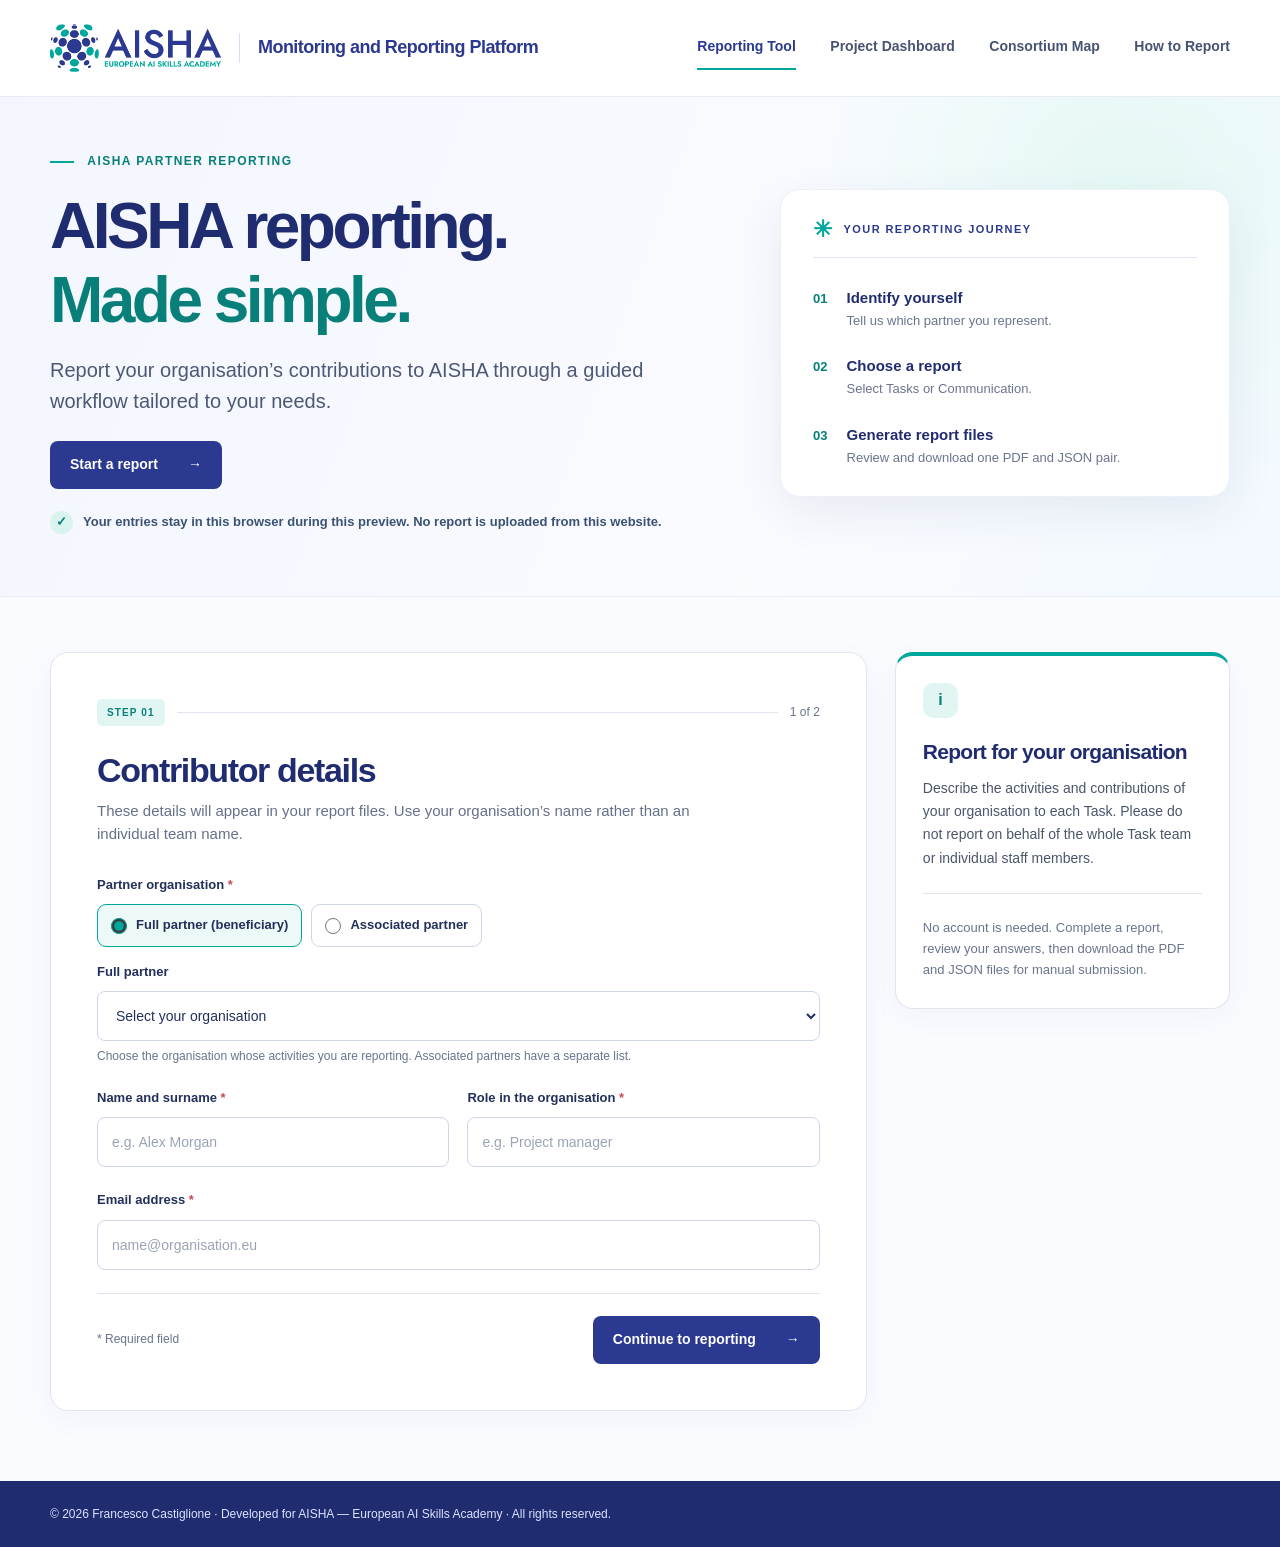
<file: index.html>
<!doctype html>
<html lang="en">
  <head>
    <meta charset="utf-8">
    <meta name="viewport" content="width=device-width, initial-scale=1">
    <meta name="theme-color" content="#2b3990">
    <meta name="description" content="Prepare AISHA partner reports and view approved project monitoring information.">
    <title>AISHA Monitoring and Reporting Platform</title>
    <link rel="icon" type="image/png" sizes="32x32" href="assets/favicon-32.png">
    <link rel="icon" type="image/png" sizes="192x192" href="assets/aisha-mark.png">
    <link rel="apple-touch-icon" href="assets/aisha-mark.png">
    <link rel="stylesheet" href="assets/styles.css?v=20261031audit">
    <script src="assets/config.js?v=20261004associated1" defer></script>
    <script src="assets/agreement-content.js" defer></script>
    <script src="assets/project-model.js?v=20261004associated1" defer></script>
    <script src="assets/embedded-data.js?v=20261027month6" defer></script>
    <script src="assets/pdf-lib.min.js" defer></script>
    <script src="assets/fontkit.umd.min.js" defer></script>
    <script src="assets/pdf-assets.js?v=20260930c" defer></script>
    <script src="assets/pdf.js?v=20261031audit" defer></script>
    <script src="assets/app.js?v=20261031audit" defer></script>
    <script src="assets/kpi-model.js?v=20261003kpipreview2" defer></script>
    <script src="assets/report-identity.js?v=20261022parity" defer></script>
    <script src="assets/report-files.js?v=20261027release2" defer></script>
    <script src="assets/progress-guard.js?v=20261027release2" defer></script>
    <script src="assets/staff-effort-data.js?v=20261031audit" defer></script>
    <script src="assets/staff-effort-model.js?v=20261031audit" defer></script>
    <script src="assets/staff-effort-reporting.js?v=20261031audit" defer></script>
    <script src="assets/staff-effort-dashboard.js?v=20261031audit" defer></script>
    <script src="assets/reporting.js?v=20261031audit" defer></script>
    <script src="assets/dashboard.js?v=20261031audit" defer></script>
  </head>
  <body>
    <a class="skip-link" href="#main">Skip to main content</a>
    <header class="site-header">
      <div class="header-inner container">
        <a class="brand" href="#reporting" aria-label="AISHA Reporting home">
          <img src="assets/aisha-logo.png" alt="AISHA European AI Skills Academy" width="677" height="191">
          <span class="brand-divider" aria-hidden="true"></span>
          <span class="brand-label">Monitoring and Reporting Platform</span>
        </a>
        <nav class="site-nav" aria-label="Main navigation">
          <a href="#reporting" data-view-link="reporting">Reporting Tool</a>
          <a href="#dashboard" data-view-link="dashboard">Project Dashboard</a>
          <a href="https://fracastiglione.github.io/aisha-website/consortium-map/" target="_blank" rel="noopener">Consortium Map</a>
          <a href="#instructions" data-view-link="instructions">How to Report</a>
        </nav>
      </div>
    </header>

    <main id="main">
      <section id="reporting" class="view" aria-labelledby="reporting-title">
        <div class="hero-wrap">
          <div class="container hero">
            <div class="hero-copy">
              <p class="eyebrow"><span class="eyebrow-line"></span> AISHA PARTNER REPORTING</p>
              <h1 id="reporting-title">AISHA reporting.<br><span>Made simple.</span></h1>
              <p class="hero-description">Report your organisation’s contributions to AISHA through a guided workflow tailored to your needs.</p>
              <a class="button button-primary hero-action" href="#contributor-title">Start a report <span aria-hidden="true">→</span></a>
              <div class="privacy-note"><span class="privacy-icon" aria-hidden="true">✓</span><span>Your entries stay in this browser during this preview. No report is uploaded from this website.</span></div>
            </div>
            <div class="hero-aside" aria-label="Reporting journey">
              <div class="journey-top"><span class="journey-symbol" aria-hidden="true">✳</span><span>YOUR REPORTING JOURNEY</span></div>
              <ol class="journey-list">
                <li><span class="journey-number">01</span><div><strong>Identify yourself</strong><small>Tell us which partner you represent.</small></div></li>
                <li><span class="journey-number">02</span><div><strong>Choose a report</strong><small>Select Tasks or Communication.</small></div></li>
                <li><span class="journey-number">03</span><div><strong>Generate report files</strong><small>Review and download one PDF and JSON pair.</small></div></li>
              </ol>
            </div>
          </div>
        </div>

        <div class="container content-grid">
          <section class="form-card" aria-labelledby="contributor-title">
            <div class="step-heading"><span class="step-pill">STEP 01</span><span class="step-rule"></span><span class="step-count">1 of 2</span></div>
            <h2 id="contributor-title">Contributor details</h2>
            <p class="section-intro">These details will appear in your report files. Use your organisation’s name rather than an individual team name.</p>
            <div class="preview-notice" id="config-notice" role="status"></div>
            <form id="contributor-form" novalidate>
              <div class="field">
                <span class="field-label">Partner organisation <span aria-hidden="true">*</span></span>
                <div class="partner-kind-choice" role="group" aria-label="Partner category">
                  <label><input type="radio" name="partner-kind" value="beneficiary" checked> Full partner (beneficiary)</label>
                  <label><input type="radio" name="partner-kind" value="associated_partner"> Associated partner</label>
                </div>
                <div id="beneficiary-select-wrap"><label for="partner">Full partner</label><select id="partner" name="partner" required aria-describedby="partner-help"><option value="">Select your organisation</option></select></div>
                <div id="associated-select-wrap" hidden><label for="associated-partner">Associated partner</label><select id="associated-partner" name="associated-partner" aria-describedby="partner-help"><option value="">Select your organisation</option></select></div>
                <p class="field-help" id="partner-help">Choose the organisation whose activities you are reporting. Associated partners have a separate list.</p>
              </div>
              <div class="field-row">
                <div class="field">
                  <label for="contributor-name">Name and surname <span aria-hidden="true">*</span></label>
                  <input id="contributor-name" name="name" type="text" autocomplete="name" maxlength="160" required placeholder="e.g. Alex Morgan">
                </div>
                <div class="field">
                  <label for="contributor-role">Role in the organisation <span aria-hidden="true">*</span></label>
                  <input id="contributor-role" name="role" type="text" autocomplete="organization-title" maxlength="160" required placeholder="e.g. Project manager">
                </div>
              </div>
              <div class="field">
                <label for="contributor-email">Email address <span aria-hidden="true">*</span></label>
                <input id="contributor-email" name="email" type="email" autocomplete="email" maxlength="254" required placeholder="name@organisation.eu">
              </div>
              <p id="form-message" class="form-message" role="alert" hidden></p>
              <div class="form-footer"><span>* Required field</span><button class="button button-primary" type="submit">Continue to reporting <span aria-hidden="true">→</span></button></div>
            </form>
          </section>
          <aside class="guidance-card" aria-labelledby="guidance-title">
            <span class="guidance-icon" aria-hidden="true">i</span>
            <h2 id="guidance-title">Report for your organisation</h2>
            <p>Describe the activities and contributions of your organisation to each Task. Please do not report on behalf of the whole Task team or individual staff members.</p>
            <div class="guidance-divider"></div>
            <p class="guidance-small">No account is needed. Complete a report, review your answers, then download the PDF and JSON files for manual submission.</p>
          </aside>
        </div>

        <section id="report-choice" class="container choice-section" aria-labelledby="choice-title" hidden>
          <div class="step-heading"><span class="step-pill">STEP 02</span><span class="step-rule"></span><span class="step-count">2 of 2</span></div>
          <p class="overline" id="contributor-summary"></p>
          <h2 id="choice-title" tabindex="-1">What would you like to report?</h2>
          <p class="section-intro">Choose the type of contribution you are preparing. You can save a browser draft or download a draft file as you work.</p>
          <div class="choice-grid">
            <article class="choice-card"><span class="choice-mark" aria-hidden="true">01 / TASKS</span><h3>Tasks Reporting</h3><p>Choose reporting months, then prepare one partner report covering your listed Tasks and any additional contributions.</p><button class="choice-button" type="button" data-report-type="task" aria-pressed="false">Choose Tasks Reporting <span aria-hidden="true">→</span></button></article>
            <article class="choice-card"><span class="choice-mark" aria-hidden="true">02 / OUTREACH</span><h3>Communication &amp; Dissemination</h3><p>Share events, media outreach, publications, social activity, reach and support needs for your selected project months.</p><button class="choice-button" type="button" data-report-type="communication" aria-pressed="false">Choose Communication <span aria-hidden="true">→</span></button></article>
          </div>
          <p id="report-status" class="selection-message" role="status" hidden></p>
          <button id="edit-details" class="text-button" type="button">← Edit contributor details</button>
        </section>

        <section id="report-workspace" class="container report-workspace" aria-labelledby="workspace-title" hidden>
          <div class="workspace-heading"><div><p class="overline">PREPARE YOUR REPORT</p><h2 id="workspace-title" tabindex="-1">Reporting form</h2></div><button id="back-to-choice" class="text-button" type="button">← Change report type</button></div>
          <p id="workspace-intro" class="preview-notice">Report your organisation’s work for the months you select. Add work outside your listed assignments as additional contributions.</p>

          <div id="task-picker" class="form-card" hidden>
            <h3>Build your partner report</h3>
            <p>Drag across months to add them to your report. Drag across highlighted months to remove a range. Click a month to toggle it. Only highlighted months are covered.</p>
            <input id="report-start" type="hidden"><input id="report-end" type="hidden">
            <div class="timeline-header"><strong>Project timeline</strong><span>Drag to add or remove · click to toggle · May 2026 = M01</span></div><div id="project-timeline" class="project-timeline" aria-label="Project months"></div><button id="task-clear-months" class="timeline-clear" type="button" disabled>Clear selected months</button><div id="monitoring-rounds" class="monitoring-rounds" hidden></div>
            <p id="task-month-summary" class="selection-message" role="status">Choose project months to see scheduled Tasks available for reporting.</p><section id="overview-import" class="overview-import is-prominent"><div><strong>Resume or update a report</strong><p>Import a complete report, an editable draft file, or a PDF created by this preview. Choose which Task and Work Package entries to bring in before anything changes.</p></div><button id="choose-report-import" class="button button-secondary file-label" type="button">Import report</button><input id="import-report-file" type="file" accept=".json,.pdf,application/json,application/pdf" hidden><p id="overview-import-message" class="form-message" role="alert" hidden></p></section>
            <div id="task-list" class="task-list"></div>
            <section id="wp-leader-section" class="wp-leader-section" hidden><div class="section-heading"><div><p class="overline">FOR WORK PACKAGE LEADERS</p><h3>Work Package leadership updates</h3></div><p>Report on coordination of the whole Work Package, separately from your organisation’s Task contributions.</p></div><div id="wp-leader-list"></div></section>
            <section id="extra-contributions" class="report-extra-section"><div class="section-heading"><div><p class="overline">ADDITIONAL CONTRIBUTIONS</p><h3>Work outside your listed assignments</h3></div><p>Add work on another Task or Work Package, or describe project work that fits neither. Each contribution has its own months and answers. Your listed assignments stay unchanged.</p></div><div id="extra-picker" class="extra-picker"><div id="extra-task-options"></div><div id="extra-wp-options"></div><div class="extra-other-group"><span class="extra-option-tag">FLEXIBLE REPORTING</span><h4>Other project work</h4><p>For work outside a formal Task or Work Package. Give it a title and report what you did.</p><button id="add-general-extra" class="button button-secondary" type="button">Add other project contribution</button></div></div><button id="add-extra" class="button button-secondary" type="button">Add selected Tasks or Work Packages</button><p id="extra-message" class="form-message" role="status" hidden></p><div id="extra-list"></div></section>
          </div>

          <form id="task-form" class="form-card report-form" novalidate hidden>
            <div class="editor-top-actions"><button id="task-top-back" class="text-button editor-top-back" type="button">← Back to overview</button></div>
            <p class="task-meta task-context-line"><span id="task-work-package"></span> <span id="task-role" class="role-badge"></span></p>
            <h3 id="task-form-title">Task report</h3>
            <details class="task-description"><summary>Read full Task description</summary><div id="task-description-text" class="agreement-text"></div><small id="task-source"></small></details>
            <div id="task-outcome" class="outcome-banner" hidden></div>
            <div class="task-setup-grid">
              <div class="task-import-card"><div><strong>Have a report for this Task?</strong><p>Import an individual Task PDF or JSON for the same selected months. Other Tasks and Work Package updates will stay as they are.</p></div><button id="task-import-top" class="button button-secondary" type="button">Import Task PDF or JSON</button></div>
              <section id="task-dates-details" class="task-dates-inline" aria-labelledby="task-dates-heading"><div class="task-dates-heading"><strong id="task-dates-heading">Dates covered</strong><span id="task-coverage" role="status"></span></div><div class="field-row task-date-inputs"><div class="field"><label for="task-cover-start">From</label><input id="task-cover-start" name="coverage_start" type="date"></div><div class="field"><label for="task-cover-end">Through</label><input id="task-cover-end" name="coverage_end" type="date"></div></div><p id="task-months-available" class="task-months-available"></p><small>Narrow the dates if some work was already reported. Only selected project months count.</small></section>
            </div>
            <div class="field guided-field"><div class="guided-label"><label for="task-activities">Activities carried out</label><span class="guidance-anchor"><button class="guidance-trigger" type="button" aria-label="Guidance for activities carried out" aria-describedby="task-activities-tip">?</button><span class="field-tooltip" id="task-activities-tip" role="tooltip">Describe the initiatives related to this task that have been started, are in progress, or have been completed during the reporting period.</span></span></div><textarea id="task-activities" name="activities_carried_out" rows="5" placeholder="Describe the initiatives related to this task that have been started, are in progress, or have been completed during the reporting period." maxlength="100000"></textarea></div>
            <div class="field guided-field"><div class="guided-label"><label for="task-results">Results achieved</label><span class="guidance-anchor"><button class="guidance-trigger" type="button" aria-label="Guidance for results achieved" aria-describedby="task-results-tip">?</button><span class="field-tooltip" id="task-results-tip" role="tooltip">Describe the main results achieved so far for this task, including concrete outputs and progress made during the reporting period.</span></span></div><textarea id="task-results" name="results_achieved" rows="5" placeholder="Describe the main results achieved so far for this task, including concrete outputs and progress made during the reporting period." maxlength="100000"></textarea></div>
            <div class="field guided-field"><div class="guided-label"><label for="task-difficulties">Difficulties encountered</label><span class="guidance-anchor"><button class="guidance-trigger" type="button" aria-label="Guidance for difficulties encountered" aria-describedby="task-difficulties-tip">?</button><span class="field-tooltip" id="task-difficulties-tip" role="tooltip">Highlight the main obstacles, constraints, or challenges faced in this task, how they affected the progress, and whether any initiatives or mitigations were taken to address them.</span></span></div><textarea id="task-difficulties" name="difficulties_encountered" rows="4" placeholder="Highlight the main obstacles, constraints, or challenges faced in this task, how they affected the progress, and whether any initiatives or mitigations were taken to address them." maxlength="100000"></textarea></div>
            <div class="field-row">
            </div>
            <section id="task-effort-panel" aria-label="Task staff effort"></section><div hidden aria-hidden="true"><div id="task-cost-field"><input id="task-cost" name="raw_costs" type="hidden"></div><div id="task-cost-note-field"><textarea id="task-cost-note" name="raw_costs_note" hidden></textarea></div><p id="associated-cost-note" hidden></p></div>
            <div class="field guided-field"><div class="guided-label"><label for="task-upcoming">Upcoming activities</label><span class="guidance-anchor"><button class="guidance-trigger" type="button" aria-label="Guidance for upcoming activities" aria-describedby="task-upcoming-tip">?</button><span class="field-tooltip" id="task-upcoming-tip" role="tooltip">Outline the next steps, planned actions, and expected outputs for the upcoming period within the scope of this task.</span></span></div><textarea id="task-upcoming" name="upcoming_activities" rows="4" placeholder="Outline the next steps, planned actions, and expected outputs for the upcoming period within the scope of this task." maxlength="100000"></textarea></div>
            <div class="field guided-field"><div class="guided-label"><label for="task-comments">Additional comments or feedback</label><span class="guidance-anchor"><button class="guidance-trigger" type="button" aria-label="Guidance for additional comments or feedback" aria-describedby="task-comments-tip">?</button><span class="field-tooltip" id="task-comments-tip" role="tooltip">Please use this space to share any additional comments, feedback, or insights that may be relevant.</span></span></div><textarea id="task-comments" name="additional_comments" rows="4" placeholder="Please use this space to share any additional comments, feedback, or insights that may be relevant." maxlength="100000"></textarea></div>
            <fieldset class="field"><legend>Are there any significant issues?</legend><div class="radio-row compact-radios"><label><input type="radio" name="significant_issue" value="yes"> Yes</label><label><input type="radio" name="significant_issue" value="no"> No</label></div></fieldset>
            <div id="task-issue-details" class="conditional" hidden>
              <div class="field"><label for="task-severity">Severity</label><select id="task-severity" name="severity"><option value="">Select severity</option><option>Low</option><option>Medium</option><option>High</option><option>Critical</option></select></div>
              <fieldset class="field"><legend>Is coordinator action required?</legend><div class="radio-row compact-radios"><label><input type="radio" name="coordinator_action_required" value="yes"> Yes</label><label><input type="radio" name="coordinator_action_required" value="no"> No</label></div></fieldset>
              <div id="task-support-wrap" class="field" hidden><label for="task-support">Action or support required from the coordinator</label><textarea id="task-support" name="coordinator_support_request" rows="4" maxlength="100000"></textarea></div>
            </div>
            <p id="task-editor-message" class="form-message" role="alert" hidden></p><div class="task-save-tools"><div><strong>Keep a copy</strong><p>Download this Task as a PDF or editable JSON while you work. You can download the full draft from the overview.</p></div><div class="task-save-buttons"><button id="individual-task-pdf" class="button button-secondary" type="button">Download this Task PDF or JSON</button></div></div><div class="task-editor-actions"><p>Returning to the overview keeps entered changes as a draft. A new Task with no entries remains unselected.</p><div class="task-editor-buttons"><button id="back-from-task" class="button button-secondary" type="button">← Back to overview</button><button id="no-work-task" class="button button-secondary" type="button">Declare no work carried out</button><button id="done-task" class="button button-primary" type="button">Mark Task report complete</button></div></div>
          </form>

          <form id="wp-leader-form" class="form-card report-form" novalidate hidden><div class="editor-top-actions"><button id="wp-top-back" class="text-button editor-top-back" type="button">← Back to overview</button><button id="wp-download-draft" class="text-button" type="button">Download draft PDF or JSON</button></div><p class="overline">WORK PACKAGE LEADERSHIP UPDATE</p><h3 id="wp-form-title"></h3><p id="wp-form-period" class="task-meta"></p><details class="wp-objectives"><summary>Read full Work Package objectives</summary><div id="wp-form-objectives" class="agreement-text"></div></details><p class="leadership-note">This is your assessment as Work Package leader. It does not certify another partner’s submission or work.</p><div class="field"><label for="wp-progress">Overall progress and achievements</label><textarea id="wp-progress" rows="4" maxlength="100000"></textarea></div><div class="field"><label for="wp-coordination">Coordination and integration work</label><textarea id="wp-coordination" rows="4" maxlength="100000"></textarea></div><div class="field"><label for="wp-difficulties">Difficulties and dependencies</label><textarea id="wp-difficulties" rows="4" maxlength="100000"></textarea></div><div class="field"><label for="wp-next">Next priorities</label><textarea id="wp-next" rows="4" maxlength="100000"></textarea></div><div class="field"><label for="wp-support">Coordinator decisions or support needed</label><textarea id="wp-support" rows="3" maxlength="100000"></textarea></div><h4>Tasks in this Work Package</h4><p class="field-help">Give a status only where you have information. Task descriptions and stated outcomes are copied from the Grant Agreement.</p><div id="wp-task-updates"></div><p id="wp-editor-message" class="form-message" role="alert" hidden></p><div class="task-editor-actions"><p>Your Work Package update will appear in the same full partner report as your Task contributions.</p><div class="task-editor-buttons"><button id="wp-back" class="button button-secondary" type="button">← Back to overview</button><button id="wp-no-work" class="button button-secondary" type="button">Declare no Work Package work</button><button id="wp-done" class="button button-primary" type="button">Done with Work Package</button></div></div></form>

          <form id="communication-form" class="form-card report-form" novalidate hidden>
            <p class="overline">COMMUNICATION &amp; DISSEMINATION</p><h3>Monthly communication report</h3><div class="overview-import comm-import"><div><h4>Resume or update a communication report</h4><p>Import an AISHA draft or report for this partner to continue the monthly report.</p></div><button id="choose-comm-import" class="button button-secondary" type="button">Import communication report</button><input id="comm-import-file" type="file" accept=".json,.pdf,application/json,application/pdf" hidden><p id="comm-import-message" class="form-message" role="status" hidden></p></div>
            <p>Select the project months this report covers, then record your organisation’s activities and support needs for those months. Only highlighted months are included.</p>
            <div class="timeline-header"><strong id="comm-month-label">Reporting months *</strong><span>Drag to add or remove · click to toggle · May 2026 = M01</span></div>
            <div id="comm-month-timeline" class="project-timeline" role="group" aria-labelledby="comm-month-label"></div>
            <button id="comm-clear-months" class="timeline-clear" type="button" disabled>Clear selected months</button>
            <p id="comm-month-summary" class="selection-message" role="status">Choose one or more project months for this communication report.</p>
            <fieldset id="comm-question-events" class="field comm-question"><legend>Did you organise one or more events? <span class="required-mark">*</span></legend><div class="radio-row"><label><input type="radio" name="events_organised" value="yes"> Yes</label><label><input type="radio" name="events_organised" value="no"> No</label></div><p id="comm-question-events-error" class="field-error-indicator" role="alert" hidden><span aria-hidden="true">*</span> Choose Yes or No.</p></fieldset>
            <div id="comm-events-wrap" class="conditional" hidden><div id="comm-events-list"></div><button id="add-event" class="button button-secondary" type="button">+ Add another event</button></div>
            <fieldset id="comm-question-media" class="field comm-question"><legend>Did you carry out media outreach? <span class="required-mark">*</span></legend><div class="radio-row"><label><input type="radio" name="media_outreach" value="yes"> Yes</label><label><input type="radio" name="media_outreach" value="no"> No</label></div><p id="comm-question-media-error" class="field-error-indicator" role="alert" hidden><span aria-hidden="true">*</span> Choose Yes or No.</p></fieldset>
            <div id="comm-media-wrap" class="conditional" hidden><div class="field-row"><div class="field"><label for="comm-journalists">Journalists contacted *</label><input id="comm-journalists" name="journalists_contacted" type="number" min="0" step="1" inputmode="numeric"></div><div class="field"><label for="comm-outlets">Media outlets contacted *</label><input id="comm-outlets" name="media_outlets_contacted" type="number" min="0" step="1" inputmode="numeric"></div></div><div class="field"><label for="comm-media-details">Relevant details</label><textarea id="comm-media-details" name="media_details" rows="3" maxlength="100000"></textarea></div></div>
            <fieldset id="comm-question-articles" class="field comm-question"><legend>Did you publish a website article? <span class="required-mark">*</span></legend><div class="radio-row"><label><input type="radio" name="website_articles_published" value="yes"> Yes</label><label><input type="radio" name="website_articles_published" value="no"> No</label></div><p id="comm-question-articles-error" class="field-error-indicator" role="alert" hidden><span aria-hidden="true">*</span> Choose Yes or No.</p></fieldset>
            <div id="comm-articles-wrap" class="conditional" hidden><div class="field"><label for="comm-articles">Article links *</label><textarea id="comm-articles" name="website_article_urls" rows="3" placeholder="One https:// link per line" maxlength="100000"></textarea></div><div class="field"><label for="comm-article-details">Relevant information</label><textarea id="comm-article-details" name="website_article_details" rows="3" maxlength="100000"></textarea></div></div>
            <div id="comm-social-field" class="field count-field"><label for="comm-social-count">How many social media posts did you publish? <span class="required-mark">*</span></label><input id="comm-social-count" name="social_posts_count" type="number" min="0" step="1" inputmode="numeric" aria-describedby="comm-social-error"><p id="comm-social-error" class="field-error-indicator" role="alert" hidden><span aria-hidden="true">*</span> Enter 0 or more.</p></div>
            <div class="field"><label for="comm-social-links">Social post links</label><textarea id="comm-social-links" name="social_post_urls" rows="3" placeholder="One https:// link per line" maxlength="100000"></textarea></div>
            <div class="field"><label for="comm-social-details">Social media details</label><textarea id="comm-social-details" name="social_details" rows="3" maxlength="100000"></textarea></div>
            <fieldset id="comm-question-email" class="field comm-question"><legend>Did you send an email or newsletter? <span class="required-mark">*</span></legend><div class="radio-row"><label><input type="radio" name="email_or_newsletter_sent" value="yes"> Yes</label><label><input type="radio" name="email_or_newsletter_sent" value="no"> No</label></div><p id="comm-question-email-error" class="field-error-indicator" role="alert" hidden><span aria-hidden="true">*</span> Choose Yes or No.</p></fieldset>
            <div id="comm-email-wrap" class="conditional" hidden><div class="field"><label for="comm-recipients">Estimated recipients *</label><input id="comm-recipients" name="estimated_recipients" type="number" min="0" step="1" inputmode="numeric"></div><div class="field"><label for="comm-email-details">Relevant information</label><textarea id="comm-email-details" name="email_details" rows="3" maxlength="100000"></textarea></div></div>
            <div class="field"><label for="comm-other">Other activities completed or materials to share</label><textarea id="comm-other" name="other_activities_or_materials" rows="4" maxlength="100000"></textarea></div>
            <div class="field-row"><div id="comm-reach-field" class="field count-field"><label for="comm-reach">Total estimated people reached <span class="required-mark">*</span></label><input id="comm-reach" name="estimated_people_reached" type="number" min="0" step="1" inputmode="numeric" aria-describedby="comm-reach-error"><label class="check-label"><input id="comm-reach-unknown" type="checkbox"> Unknown</label><p id="comm-reach-error" class="field-error-indicator" role="alert" hidden><span aria-hidden="true">*</span> Enter 0 or more, or select Unknown.</p></div><div id="comm-enrolments-field" class="field count-field"><label for="comm-enrolments">Pre-registrations or enrolments attributable to your activities <span class="required-mark">*</span></label><input id="comm-enrolments" name="preregistrations_or_enrolments" type="number" min="0" step="1" inputmode="numeric" aria-describedby="comm-enrolments-error"><label class="check-label"><input id="comm-enrolments-unknown" type="checkbox"> Unknown</label><p id="comm-enrolments-error" class="field-error-indicator" role="alert" hidden><span aria-hidden="true">*</span> Enter 0 or more, or select Unknown.</p></div></div>
            <fieldset id="comm-question-support" class="field comm-question"><legend>Do you need support from the coordination or communication team? <span class="required-mark">*</span></legend><div class="radio-row"><label><input type="radio" name="coordinator_support_required" value="yes"> Yes</label><label><input type="radio" name="coordinator_support_required" value="no"> No</label></div><p id="comm-question-support-error" class="field-error-indicator" role="alert" hidden><span aria-hidden="true">*</span> Choose Yes or No.</p></fieldset>
            <div id="comm-support-wrap" class="field conditional" hidden><label for="comm-support">Support required *</label><textarea id="comm-support" name="coordinator_support_request" rows="4" maxlength="100000"></textarea></div>
          </form>

          <form id="extra-editor" class="form-card report-form" novalidate hidden><div class="editor-top-actions"><button id="extra-back-top" class="text-button editor-top-back" type="button">← Back to overview</button></div><p class="overline">VOLUNTARY CONTRIBUTION</p><h3 id="extra-editor-title"></h3><div id="extra-general-title-field" class="field" hidden><label for="extra-general-title">Contribution title *</label><input id="extra-general-title" type="text" maxlength="200" placeholder="For example: cross-project coordination"></div><p id="extra-editor-months" class="task-meta"></p><fieldset class="field extra-edit-months"><legend>Months covered by this contribution</legend><p class="field-help">Choose from the months selected for the full partner report. Click a month to include or exclude it; drag to change a range.</p><div id="extra-edit-months" class="project-timeline extra-month-timeline" aria-label="Contribution months"></div><p id="extra-month-status" class="extra-month-status" role="status"></p></fieldset><details id="extra-agreement-details" class="wp-objectives"><summary id="extra-agreement-summary">Read the Agreement description</summary><div id="extra-agreement-text" class="agreement-text"></div></details><div class="field guided-field"><div class="guided-label"><label for="extra-description">Activities carried out</label><span class="guidance-anchor"><button class="guidance-trigger" type="button" aria-label="Guidance for activities carried out" aria-describedby="extra-description-tip">?</button><span class="field-tooltip" id="extra-description-tip" role="tooltip">Describe the initiatives related to this contribution that have been started, are in progress, or have been completed during the reporting period.</span></span></div><textarea id="extra-description" rows="5" maxlength="100000" placeholder="Describe the initiatives related to this contribution that have been started, are in progress, or have been completed during the reporting period."></textarea></div><div class="field guided-field"><div class="guided-label"><label for="extra-results">Results achieved</label><span class="guidance-anchor"><button class="guidance-trigger" type="button" aria-label="Guidance for results achieved" aria-describedby="extra-results-tip">?</button><span class="field-tooltip" id="extra-results-tip" role="tooltip">Describe the main results achieved for this contribution, including concrete outputs and progress made during the reporting period.</span></span></div><textarea id="extra-results" rows="4" maxlength="100000" placeholder="Describe the main results achieved for this contribution, including concrete outputs and progress made during the reporting period."></textarea></div><div class="field guided-field"><div class="guided-label"><label for="extra-difficulties">Difficulties encountered</label><span class="guidance-anchor"><button class="guidance-trigger" type="button" aria-label="Guidance for difficulties encountered" aria-describedby="extra-difficulties-tip">?</button><span class="field-tooltip" id="extra-difficulties-tip" role="tooltip">Highlight the obstacles, constraints, or challenges faced, how they affected progress, and any actions taken to address them.</span></span></div><textarea id="extra-difficulties" rows="3" maxlength="100000" placeholder="Highlight the obstacles, constraints, or challenges faced, how they affected progress, and any actions taken to address them."></textarea></div><div class="field guided-field"><div class="guided-label"><label for="extra-upcoming">Upcoming activities</label><span class="guidance-anchor"><button class="guidance-trigger" type="button" aria-label="Guidance for upcoming activities" aria-describedby="extra-upcoming-tip">?</button><span class="field-tooltip" id="extra-upcoming-tip" role="tooltip">Outline the next steps, planned actions, and expected outputs for the upcoming period within the scope of this contribution.</span></span></div><textarea id="extra-upcoming" rows="3" maxlength="100000" placeholder="Outline the next steps, planned actions, and expected outputs for the upcoming period within the scope of this contribution."></textarea></div><div class="field guided-field"><div class="guided-label"><label for="extra-evidence">Evidence links or file references</label><span class="guidance-anchor"><button class="guidance-trigger" type="button" aria-label="Guidance for evidence links or file references" aria-describedby="extra-evidence-tip">?</button><span class="field-tooltip" id="extra-evidence-tip" role="tooltip">Add links or the name and location of supporting material, such as outputs, publications, meeting records, or other evidence for this contribution.</span></span></div><textarea id="extra-evidence" rows="2" maxlength="10000" placeholder="Add links or the name and location of supporting material, such as outputs, publications, meeting records, or other evidence for this contribution."></textarea></div><p id="extra-editor-message" class="form-message" role="alert" hidden></p><div class="task-save-tools"><div><strong>Keep a copy</strong><p>Download the current full report draft as PDF or editable JSON, including this contribution.</p></div><div class="task-save-buttons"><button id="extra-download-draft" class="button button-secondary" type="button">Download draft PDF or JSON</button><button id="extra-save-browser" class="button button-secondary" type="button">Save draft in this browser</button></div></div><div class="task-editor-actions"><p>Returning to the overview keeps this contribution as a draft, even if it is still empty.</p><div class="task-editor-buttons"><button id="extra-back" class="button button-secondary" type="button">← Back to overview</button><button id="extra-done" class="button button-primary" type="button">Mark contribution complete</button></div></div></form>



          <datalist id="shared-activity-options"></datalist>
          <template id="event-template"><div class="event-entry"><div class="event-entry-top"><strong>Event</strong><button type="button" class="text-button remove-event">Remove</button></div><div class="field"><label>Event description *</label><textarea class="event-description" rows="3" maxlength="100000"></textarea></div><div class="field"><label>Participants *</label><input class="event-participants" type="number" min="0" step="1" inputmode="numeric"></div><div class="field"><label>Shared event code (if known)</label><input class="event-activity-id" type="text" maxlength="80" list="shared-activity-options" placeholder="Coordinator-issued code"></div></div></template>

          <div id="draft-actions" class="draft-actions" hidden><div class="draft-intro"><strong>Save your progress</strong><p>Download a portable copy whenever you pause. Browser storage can be cleared by your device or browser.</p></div><div class="draft-buttons"><div class="draft-choice"><button id="open-draft-downloads" class="button button-primary" type="button">Download draft</button><small>Keep a PDF, an editable JSON file, or both.</small></div><div class="draft-choice"><button id="save-draft" class="button button-secondary" type="button">Save in this browser</button><small>One current draft on this device. Browser data may be cleared, so also download a copy.</small></div><div class="draft-choice"><button id="open-browser-draft" class="button button-secondary" type="button">Restore browser draft</button><small>Bring back the last draft saved in this browser.</small></div></div><p id="draft-message" class="action-message" role="status"></p></div>
          <div id="report-form-actions" class="form-actions" hidden><div class="review-readiness"><div id="selected-task-summary" class="status-grid" role="status"></div><div id="report-effort-summary" hidden></div><small>Review is the next step. Your report will be generated only after you review and confirm it.</small></div><div id="revision-controls" class="revision-card" hidden><div class="field"><label for="report-revision">Report revision *</label><input id="report-revision" type="number" min="1" max="99" step="1" value="1"><p class="field-help">Use 1 for your first version. For an updated or corrected report, enter the next revision number.</p></div><p class="field-help">Report code: <strong id="report-code-preview"></strong><br>The code stays the same when you revise this report. Each revision has its own number.</p></div><p id="report-form-error" class="form-message" role="alert" hidden></p><button id="review-report" class="button button-primary" type="button">Review full report before submission <span aria-hidden="true">→</span></button></div>
        </section>

        <dialog id="confirm-action-dialog" aria-labelledby="confirm-action-title" aria-describedby="confirm-action-description"><div class="individual-pdf-content"><h2 id="confirm-action-title"></h2><p id="confirm-action-description"></p><div class="review-actions"><button id="confirm-action-cancel" class="button button-secondary" type="button">Cancel</button><button id="confirm-action-accept" class="button button-primary" type="button">Confirm</button></div></div></dialog>
        <dialog id="draft-download-dialog" aria-labelledby="draft-download-title"><div class="individual-pdf-content"><p class="overline">KEEP A PORTABLE COPY</p><h2 id="draft-download-title">Download your draft</h2><p id="draft-dialog-description">The PDF is readable and can be reopened in this platform. The JSON file is an additional editable backup. You can download both.</p><div class="draft-dialog-actions"><button id="download-draft-pdf" class="button button-primary" type="button">Download PDF draft</button><button id="download-draft" class="button button-secondary" type="button">Download JSON draft</button></div><button id="close-draft-downloads" class="text-button" type="button">Close</button></div></dialog>
        <dialog id="browser-draft-dialog" aria-labelledby="browser-draft-title"><div class="individual-pdf-content"><p class="overline">THIS DEVICE ONLY</p><h2 id="browser-draft-title">Browser draft</h2><p>Restoring replaces the report currently on screen. Download it first if you need a separate copy. Browser storage may be cleared without notice.</p><div class="draft-dialog-actions"><button id="load-browser-draft" class="button button-primary" type="button">Restore saved draft</button><button id="delete-browser-draft" class="button button-secondary" type="button">Delete saved draft</button></div><button id="close-browser-draft" class="text-button" type="button">Close</button></div></dialog>
        <dialog id="individual-pdf-dialog" aria-labelledby="individual-pdf-title"><div class="individual-pdf-content"><p class="overline">INDIVIDUAL TASK REPORT</p><h2 id="individual-pdf-title">Download this Task</h2><p id="individual-pdf-description"></p><p id="individual-pdf-error" class="form-message" role="alert" hidden></p><div class="review-actions"><button id="close-individual-pdf" class="button button-secondary" type="button">Close</button><a id="download-individual-pdf" class="button button-primary" download aria-disabled="true">Preparing PDF…</a><button id="download-individual-json" class="button button-secondary" type="button" disabled>Download JSON</button></div></div></dialog>
        <dialog id="task-import-dialog" aria-labelledby="task-import-title"><div class="individual-pdf-content"><p class="overline">IMPORT ONE TASK</p><h2 id="task-import-title">Import this Task</h2><p id="task-import-explanation"></p><p id="task-import-error" class="form-message" role="alert" hidden></p><div class="review-actions"><button id="close-task-import" class="button button-secondary" type="button">Cancel</button><button id="choose-task-import" class="button button-primary file-label" type="button">Choose Task PDF or JSON</button><input id="task-import-file" type="file" accept=".json,.pdf,application/json,application/pdf" hidden></div></div></dialog>
        <dialog id="whole-import-dialog" aria-labelledby="whole-import-title"><div class="individual-pdf-content"><p class="overline">IMPORT REPORT ENTRIES</p><h2 id="whole-import-title">Choose what to import</h2><p id="whole-import-explanation"></p><div id="whole-import-entries" class="import-entry-list"></div><p id="whole-import-error" class="form-message" role="alert" hidden></p><div class="review-actions"><button id="cancel-whole-import" class="button button-secondary" type="button">Cancel</button><button id="confirm-whole-import" class="button button-primary" type="button">Import selected entries</button></div></div></dialog>

        <section id="review-section" class="container report-workspace" aria-labelledby="review-title" hidden><div class="form-card"><p class="overline">REVIEW BEFORE GENERATING</p><h2 id="review-title" tabindex="-1">Check your report</h2><div id="review-content"></div><div class="review-revision field"><label for="review-revision">Report revision</label><input id="review-revision" type="number" min="1" max="99" step="1"><p class="field-help">Change this number here if you are generating an updated or corrected version.</p></div><label class="check-label confirmation"><input id="confirm-ready" type="checkbox"> I have reviewed this report and am ready to generate the files.</label><p id="generation-error" class="form-message" role="alert" hidden></p><div class="review-actions"><button id="back-to-form" class="button button-secondary" type="button">← Edit answers</button><button id="generate-submission" class="button button-primary" type="button" disabled>Generate report files</button></div></div></section>

        <section id="submission-section" class="container report-workspace" aria-labelledby="submission-title" hidden><div class="form-card"><p class="overline">FILES READY</p><h2 id="submission-title" tabindex="-1">Your report files are ready</h2><p id="submission-summary"></p><div class="download-buttons"><a id="download-pdf" class="button button-primary" download>Download PDF</a><a id="download-json" class="button button-secondary" download>Download JSON</a></div><ol class="next-steps"><li>Keep a copy of both files.</li><li>Share the PDF and JSON through the reporting channel designated by the AISHA coordination team.</li><li>Confirm receipt through that channel. Generating files here does not send them.</li></ol><button id="back-after-generation" class="text-button" type="button">← Return to report</button></div></section>
      </section>

      <!-- Dashboard is a page route, not a native fragment target that could hide the header. -->
      <section id="dashboard-page" class="view container secondary-view" aria-labelledby="dashboard-title" hidden>
        <p class="eyebrow"><span class="eyebrow-line"></span> AISHA PROJECT DASHBOARD</p>
        <h1 id="dashboard-title">Project dashboard</h1>
        <p class="secondary-lead">Commitments, partner reporting, risks and indicators in one place.</p>
        <div id="dashboard-content"><p class="dashboard-meta">Loading the Grant Agreement dashboard…</p></div>
      </section>

      <section id="instructions" class="view container secondary-view" aria-labelledby="instructions-title" hidden>
        <p class="eyebrow"><span class="eyebrow-line"></span> PARTNER GUIDE</p>
        <h1 id="instructions-title">How to report</h1>
        <p class="secondary-lead">The AISHA website helps you prepare files. The coordination team will specify where each monitoring round’s report should be sent.</p>
        <ol class="instruction-grid">
          <li><span>01</span><h2>Prepare your report</h2><p>Choose your organisation and report type, then answer for your organisation’s contribution during the relevant period. For each covered Task month, enter staff effort in person-months (PM), including 0 when none was used.</p></li>
          <li><span>02</span><h2>Review and download</h2><p>Check your details and answers, then retain both the readable PDF and the structured JSON file.</p></li>
          <li><span>03</span><h2>Share the report files</h2><p>Send both files through the channel specified by the AISHA coordination team and confirm receipt there. This preview does not send them.</p></li>
        </ol>
        <div class="notice-card"><strong>About this preview</strong><p>The formal beneficiary, Work Package and Task catalogue comes from the Grant Agreement. Voluntary associated-partner Task commitments are shown from Attachment 6, as confirmed by the coordinator. Reporting periods and the monthly communication report are coordinator workflow choices; the coordination team should confirm each monitoring round before official use.</p></div>
      </section>
    </main>

    <footer class="site-footer"><div class="container footer-inner"><span>© 2026 Francesco Castiglione · Developed for AISHA — European AI Skills Academy · All rights reserved.</span></div></footer>
  </body>
</html>
</file>
<file: assets/styles.css>
:root {
  --blue: #2b3990;
  --blue-deep: #202c70;
  --teal: #00a79d;
  --teal-deep: #087f79;
  --ink: #23305a;
  --body: #4b556b;
  --muted: #69748d;
  --line: #e1e5f0;
  --pale: #f5f7ff;
  --white: #fff;
  --shadow: 0 16px 48px rgb(35 48 90 / 8%);
}

* { box-sizing: border-box; }
html { scroll-behavior: smooth; }
body { margin: 0; color: var(--body); background: #fafbff; font-family: Inter, -apple-system, BlinkMacSystemFont, "Segoe UI", Arial, sans-serif; line-height: 1.55; }
button, input, select { font: inherit; }
a { color: inherit; }
button { cursor: pointer; }
:focus-visible { outline: 3px solid var(--teal-deep); outline-offset: 3px; }
.container { width: min(1180px, calc(100% - 48px)); margin-inline: auto; }
.skip-link { position: absolute; z-index: 10; top: -100px; left: 16px; padding: 10px 16px; color: #fff; background: var(--blue); }
.skip-link:focus { top: 12px; }

.site-header { background: #fff; border-bottom: 1px solid #e8ebf3; }
.header-inner { min-height: 96px; display: flex; align-items: center; justify-content: space-between; gap: 40px; }
.brand { display: inline-flex; align-items: center; flex-shrink: 0; gap: 18px; text-decoration: none; color: var(--blue); }
.brand img { display: block; width: 171px; height: auto; }
.brand-divider { display: block; height: 30px; width: 1px; background: #d8deed; }
.brand-label { font-weight: 700; font-size: 18px; letter-spacing: -.03em; }
.site-nav { display: flex; flex-wrap: wrap; align-items: center; gap: clamp(16px, 2.7vw, 38px); }
.site-nav a { padding: 10px 0; text-decoration: none; font-size: 14px; font-weight: 650; color: #485371; border-bottom: 2px solid transparent; white-space: nowrap; }
.site-nav a:hover, .site-nav a[aria-current="page"] { color: var(--blue); border-bottom-color: var(--teal); }

.hero-wrap { overflow: hidden; background: radial-gradient(circle at 88% 20%, #e5f8f5 0, transparent 27%), linear-gradient(110deg, #f4f6ff, #f9fbff 64%, #f3f9ff); border-bottom: 1px solid #e9edf8; }
.hero { display: grid; grid-template-columns: minmax(0, 1.18fr) minmax(300px, .82fr); align-items: center; gap: 7%; padding-block: 55px 62px; }
.eyebrow, .overline { margin: 0 0 18px; color: var(--teal-deep); font-size: 12px; font-weight: 800; letter-spacing: .12em; }
.eyebrow-line { display: inline-block; vertical-align: middle; width: 24px; height: 2px; margin-right: 9px; background: var(--teal); }
h1, h2, h3, p { margin-top: 0; }
h1, h2, h3 { color: var(--blue-deep); line-height: 1.16; }
.hero h1 { font-size: clamp(42px, 5vw, 68px); letter-spacing: -.055em; margin-bottom: 18px; }
.hero h1 span { color: var(--teal-deep); }
.hero-description { max-width: 620px; color: #4d5874; font-size: clamp(17px, 1.7vw, 20px); line-height: 1.55; margin-bottom: 24px; }
.hero-action { margin-bottom: 20px; text-decoration: none; }
.hero-action:hover { color: #fff; }
.privacy-note { display: inline-flex; align-items: center; gap: 10px; color: #3b5272; font-size: 13px; font-weight: 550; }
.privacy-icon { display: inline-grid; place-items: center; flex: 0 0 23px; width: 23px; height: 23px; border-radius: 50%; color: var(--teal-deep); background: #d9f3ef; font-weight: 800; }
.hero-aside { position: relative; padding: 28px 32px; border: 1px solid #edf0f8; border-radius: 20px; background: #fff; box-shadow: var(--shadow); }
.hero-aside::after { content: ""; position: absolute; inset: 14px -12px -14px 12px; z-index: -1; border-radius: 22px; background: #e5f2fa; }
.journey-top { display: flex; align-items: center; gap: 10px; padding-bottom: 16px; border-bottom: 1px solid var(--line); color: var(--blue); font-size: 11px; font-weight: 800; letter-spacing: .13em; }
.journey-symbol { color: var(--teal); font-size: 23px; line-height: 1; }
.journey-list { margin: 0; padding: 5px 0 0; list-style: none; }
.journey-list li { display: flex; align-items: baseline; gap: 19px; padding-top: 23px; }
.journey-number { color: var(--teal-deep); font-size: 13px; font-weight: 800; }
.journey-list strong { display: block; color: var(--blue-deep); font-size: 15px; }
.journey-list small { display: block; margin-top: 2px; color: var(--muted); font-size: 13px; }

.content-grid { display: grid; grid-template-columns: minmax(0, 1.56fr) minmax(245px, .64fr); gap: 28px; align-items: start; padding-block: 55px 70px; }
.form-card, .guidance-card, .choice-card, .empty-card, .instruction-grid li, .notice-card { background: #fff; border: 1px solid var(--line); border-radius: 18px; box-shadow: 0 8px 30px rgb(35 48 90 / 4%); }
.form-card { padding: clamp(24px, 4vw, 46px); }
.step-heading { display: flex; align-items: center; gap: 12px; margin-bottom: 25px; }
.step-pill { padding: 6px 10px; border-radius: 5px; color: var(--teal-deep); background: #e1f6f3; font-size: 10px; font-weight: 800; letter-spacing: .11em; }
.step-rule { flex: 1; height: 1px; background: var(--line); }
.step-count { color: var(--muted); font-size: 12px; white-space: nowrap; }
.form-card h2, .choice-section h2 { margin-bottom: 8px; font-size: clamp(27px, 3vw, 34px); letter-spacing: -.04em; }
.section-intro { max-width: 650px; margin-bottom: 30px; color: #65708a; font-size: 15px; }
.field { margin-bottom: 23px; }
.field-row { display: grid; grid-template-columns: 1fr 1fr; gap: 18px; }
.field label { display: block; margin-bottom: 9px; color: var(--ink); font-size: 13px; font-weight: 750; }
.field .field-label { display:block; margin-bottom:9px; color:var(--ink); font-size:13px; font-weight:750; }
.field .field-label span { color:#c44955; }
.partner-kind-choice { display:flex; flex-wrap:wrap; gap:9px; margin:0 0 15px; }
.field .partner-kind-choice label { display:flex; align-items:center; gap:9px; margin:0; padding:10px 13px; border:1px solid #cfd6e7; border-radius:9px; background:#fff; font-size:13px; cursor:pointer; }
.field .partner-kind-choice label:has(input:checked) { border-color:var(--teal); background:#edf9f7; color:var(--ink); }
.field .partner-kind-choice input { width:16px; height:16px; margin:0; padding:0; accent-color:var(--teal); }
.field label span { color: #c44955; }
.field input, .field select { width: 100%; height: 50px; padding: 0 14px; color: var(--ink); background: #fff; border: 1px solid #cfd6e7; border-radius: 8px; font-size: 14px; }
.field input::placeholder { color: #9aa3b6; }
.field input:hover, .field select:hover { border-color: #8d99b8; }
.field input[aria-invalid="true"], .field select[aria-invalid="true"] { border-color: #b33b4b; background: #fffafa; }
.field-help { margin: 6px 0 0; color: var(--muted); font-size: 12px; }
.preview-notice { margin-bottom: 24px; padding: 13px 15px; color: #69531c; background: #fff8e6; border: 1px solid #f1dea4; border-radius: 8px; font-size: 13px; }
.preview-notice:empty { display: none; }
.form-message { padding: 11px 14px; color: #922d3b; background: #fff1f2; border-radius: 8px; font-size: 13px; }
.form-message[role="status"] { color:#2a418d; background:#edf2ff; }
.form-footer { display: flex; align-items: center; justify-content: space-between; gap: 16px; padding-top: 22px; border-top: 1px solid var(--line); }
.form-footer > span { color: var(--muted); font-size: 12px; }
.button { min-height: 48px; display: inline-flex; align-items: center; justify-content: center; gap: 30px; padding: 12px 19px; border: 1px solid transparent; border-radius: 8px; font-weight: 750; font-size: 14px; }
.button-primary { color: #fff; background: var(--blue); }
.button-primary:hover { background: var(--blue-deep); }
.button:disabled { cursor: not-allowed; opacity: .48; }
.guidance-card { padding: 27px; border-top: 4px solid var(--teal); }
.guidance-icon { display: inline-grid; place-items: center; width: 35px; height: 35px; margin-bottom: 22px; color: var(--teal-deep); background: #e1f6f3; border-radius: 10px; font-weight: 800; font-style: normal; }
.guidance-card h2 { margin-bottom: 13px; font-size: 21px; letter-spacing: -.035em; }
.guidance-card p { margin-bottom: 0; font-size: 14px; line-height: 1.65; }
.guidance-divider { height: 1px; margin-block: 23px; background: var(--line); }
.guidance-card .guidance-small { color: var(--muted); font-size: 13px; }
#contributor-title { scroll-margin-top: 22px; }

.choice-section { padding-bottom: 80px; scroll-margin-top: 25px; }
.choice-section .step-heading { max-width: 810px; }
.choice-section .overline { margin-bottom: 8px; }
.choice-grid { display: grid; grid-template-columns: 1fr 1fr; gap: 20px; margin-bottom: 23px; }
.choice-card { min-height: 230px; padding: 27px; border-top: 4px solid var(--teal); }
.choice-card:nth-child(2) { border-top-color: var(--blue); }
.choice-mark { color: var(--teal-deep); font-size: 11px; font-weight: 800; letter-spacing: .1em; }
.choice-card:nth-child(2) .choice-mark { color: var(--blue); }
.choice-card h3 { margin: 18px 0 10px; font-size: 24px; letter-spacing: -.04em; }
.choice-card p { margin-bottom: 21px; font-size: 14px; }
.choice-button { display: inline-flex; align-items: center; gap: 12px; padding: 7px 0; color: var(--blue); background: transparent; border: 0; font-size: 13px; font-weight: 800; }
.choice-button:hover { text-decoration: underline; }
.choice-button[aria-pressed="true"] { color: var(--teal-deep); }
.selection-message { max-width: none; width:100%; padding: 14px 17px; color: #12675e; background: #eaf8f4; border: 1px solid #a9dcd0; border-radius: 8px; font-size: 13px; }
.text-button { padding: 8px 0; border: 0; color: var(--blue); background: transparent; font-weight: 700; }
.text-button:hover { text-decoration: underline; }

.secondary-view { min-height: 68vh; padding-block: 82px 100px; }
.secondary-view h1 { max-width: 780px; margin-bottom: 16px; font-size: clamp(40px, 5vw, 64px); letter-spacing: -.055em; }
.secondary-lead { max-width: 720px; margin-bottom: 46px; color: #5b6882; font-size: 18px; }
.empty-card { max-width: 750px; padding: 42px; }
.empty-symbol { display: inline-grid; place-items: center; width: 54px; height: 54px; margin-bottom: 18px; color: var(--teal-deep); background: #e1f6f3; border-radius: 15px; font-size: 42px; line-height: 1; }
.empty-card h2 { margin-bottom: 9px; font-size: 25px; }
.empty-card p { max-width: 570px; margin-bottom: 0; }
.instruction-grid { display: grid; grid-template-columns: repeat(3, 1fr); gap: 20px; margin: 0 0 32px; padding: 0; list-style: none; }
.instruction-grid li { padding: 29px; }
.instruction-grid li > span { color: var(--teal-deep); font-weight: 800; font-size: 13px; }
.instruction-grid h2 { margin: 24px 0 10px; font-size: 21px; }
.instruction-grid p { margin-bottom: 0; font-size: 14px; }
.notice-card { max-width: 780px; padding: 20px 24px; background: #f2f6ff; }
.notice-card strong { color: var(--blue); }
.notice-card p { margin: 5px 0 0; font-size: 14px; }
.site-footer { background: var(--blue-deep); color: #dbe2ff; }
.footer-inner { display: flex; flex-wrap: wrap; justify-content: space-between; gap: 10px; padding-block: 24px; font-size: 12px; }

/* Reporting forms */
.report-workspace { padding-bottom: 74px; scroll-margin-top: 25px; }
.workspace-heading { display: flex; align-items: end; justify-content: space-between; gap: 20px; margin-bottom: 20px; }
.workspace-heading .overline { margin-bottom: 5px; }
.workspace-heading h2 { margin-bottom: 0; font-size: clamp(30px, 3.4vw, 42px); letter-spacing: -.045em; }
.report-workspace > .preview-notice { margin-bottom: 22px; }
.report-workspace .form-card { margin-bottom: 22px; }
.report-form h3, #task-picker h3 { margin-bottom: 9px; font-size: clamp(24px, 2.5vw, 32px); letter-spacing: -.04em; }
.report-form > p { max-width: 760px; }
.task-meta { color: var(--teal-deep); font-weight: 700; font-size: 13px; }
.task-description { margin: 21px 0; padding: 17px 20px; background: var(--pale); border-radius: 10px; }
.task-description summary { color: var(--blue); font-weight: 750; cursor: pointer; }
.task-description .agreement-text { margin: 18px 0; }
.task-description small { color: var(--muted); }
.organisation-reminder { width: 100%; max-width: none; margin: 23px 0 28px; box-shadow: none; }
.organisation-reminder p { max-width: none; }
.task-list { display: grid; gap: 12px; }
.report-dates { max-width: 670px; }
.timeline-header { display: flex; justify-content: space-between; gap: 12px; margin: 24px 0 10px; color: var(--blue-deep); font-size: 14px; }
.timeline-header span { color: var(--muted); font-size: 12px; }
.project-timeline { display: grid; gap: 9px; margin-bottom: 20px; overflow-x: auto; }
.timeline-year { display: grid; grid-template-columns: 52px minmax(500px, 1fr); gap: 8px; align-items: center; }
.timeline-year-label { color: var(--muted); font-size: 12px; }
.timeline-months { display: grid; grid-template-columns: repeat(12, minmax(0, 1fr)); gap: 3px; }
.timeline-month { min-width: 0; padding: 5px 1px; color: var(--muted); background: #f3f6fb; border: 1px solid #dce2ef; border-radius: 5px; font-size: 10px; cursor: pointer; touch-action: none; user-select: none; }
.timeline-month span, .timeline-month small { display: block; line-height: 1.35; }
.timeline-month small { font-size: 9px; }
.timeline-month:hover { border-color: #139a83; }
.timeline-month.is-in-range { color: #12675e; background: #eaf8f4; border-color: #a9dcd0; font-weight: 750; }
#task-month-summary { width:100%; max-width:none; }
.selected-summary { margin: 10px 0 24px; color: #12675e; font-weight: 700; font-size: 13px; }
.task-package { padding: 19px; border: 1px solid var(--line); border-radius: 14px; background: #fff; }
.task-package h4 { margin: 0; color: var(--blue-deep); font-size: 20px; }
.task-package-meta { margin: 7px 0 14px; color: var(--blue-deep); font-size: 14px; font-weight: 650; }
.wp-objectives { margin: 8px 0 18px; padding: 12px 15px; background: var(--pale); border-radius: 8px; }
.wp-objectives summary { color: var(--blue); cursor: pointer; font-weight: 700; font-size: 13px; }
.agreement-text { margin-top: 13px; overflow-wrap: break-word; font-size: 13px; line-height: 1.65; }
.agreement-text .agreement-block { margin: 0 0 11px; text-align: justify; text-align-last: left; }
.agreement-text .agreement-participants { margin: 0 0 13px; padding: 10px 12px; background: #eef4f8; border-radius: 7px; line-height: 1.55; }
.agreement-text .agreement-subhead { margin: 15px 0 8px; color: var(--blue-deep); font-size: 13px; }
.task-package .task-card + .task-card { margin-top: 11px; }
.task-card { padding: 19px 21px; border: 1px solid var(--line); border-radius: 11px; background: #f9fbff; }
.task-card.is-completed { border-color: var(--teal); background: #f4fbf9; }
.task-card.is-no_work { border-color: #ad94d6; background: #f5f0fb; }
.task-card.is-draft { border-color: #d8c593; background: #fffdf7; }
.task-state { display: inline-block; margin: 0; padding: 5px 10px; border-radius: 99px; color: #6c5709; background: #fff0c6; font-size: 12px; font-weight: 750; }
.task-state.is-completed { color: var(--teal-deep); background: #dff4f0; }
.task-state.is-no_work { color: #5d3d89; background: #e9dcf8; }
.task-card strong { display: block; color: var(--blue-deep); font-size: 18px; }
.task-card-head { display:flex; align-items:start; justify-content:space-between; gap:16px; }
.task-card-title-group { display:flex; align-items:center; flex-wrap:wrap; gap:8px 12px; min-width:0; }
.task-card-head strong { max-width:none; }
.task-card-tools { display:flex; flex-wrap:wrap; justify-content:flex-end; gap:7px 14px; }
.task-import-button { min-height:35px; padding:7px 11px; font-size:12px; white-space:nowrap; }
.task-pdf-link { flex:0 0 auto; padding:5px 2px; background:none; border:0; color:var(--blue); font-size:12px; font-weight:700; text-decoration:underline; text-underline-offset:3px; cursor:pointer; }
.task-pdf-link:hover { color:var(--teal-deep); }
.task-card p { margin: 7px 0 14px; font-size: 13px; }
.task-card small { display: block; color: var(--teal-deep); font-weight: 700; }
.task-card .task-timing-note { color: var(--muted); font-size: 12px; }
.task-card-actions { display: flex; flex-wrap: wrap; gap: 8px; align-items: center; margin-top:16px; padding-top:14px; border-top:1px solid var(--line); }
.task-card-actions .button { min-height: 38px; padding: 8px 11px; font-size: 12px; font-weight:700; }
.task-card-actions .task-state { margin:0 4px; }
.button-quiet { color:var(--blue); background:transparent; border-color:transparent; }
.button-quiet:hover { color:var(--blue-deep); background:#e9eef8; border-color:#e9eef8; }
.task-overview-description { margin: 12px 0 0; }
.task-overview-description summary { cursor:pointer; color:var(--blue); font-size:13px; font-weight:700; }
.task-overview-description .agreement-text { padding:12px 14px; background:#fff; border:1px solid var(--line); border-radius:8px; }
.task-card .task-outcome-short { padding: 10px 12px; background: #edf5ff; border-radius: 8px; }
.task-card .task-chosen-coverage { color: var(--teal-deep); font-weight: 750; }
.task-card .task-date-warning { color: #9a4d12; font-weight: 700; }
.wp-leader-section { margin-top:30px; padding-top:25px; border-top:2px solid var(--line); }
.section-heading { display:flex; align-items:end; justify-content:space-between; gap:20px; margin-bottom:16px; }
.section-heading h3 { margin:5px 0 0; color:var(--blue-deep); }
.section-heading p:last-child { max-width:430px; margin:0; color:var(--muted); font-size:13px; }
#wp-leader-list { display:grid; gap:12px; }
.wp-leader-card { padding:20px; background:#f6f8fd; border:1px solid var(--line); border-radius:11px; }
.wp-leader-card h4 { margin:0 0 7px; color:var(--blue-deep); font-size:18px; }
.wp-leader-meta { margin:0 0 10px; color:var(--blue); font-size:13px; font-weight:650; }
.wp-leader-card .wp-objectives { margin-bottom:12px; }
.leadership-note { padding:13px 16px; background:#edf5ff; border-left:3px solid var(--blue); border-radius:7px; font-size:13px; }
.wp-task-row { margin:12px 0; padding:18px; background:#f8faff; border:1px solid var(--line); border-radius:10px; }
.wp-task-row h5 { margin:0 0 5px; color:var(--blue-deep); font-size:15px; }
.wp-task-meta { margin:0 0 8px; color:var(--muted); font-size:12px; }
.wp-task-row .field { margin-top:13px; }
.wp-task-row select { width:100%; max-width:260px; }
.editor-top-back { margin-bottom:18px; font-size:14px; font-weight:750; }
.editor-top-actions { display:flex; justify-content:space-between; align-items:center; flex-wrap:wrap; gap:10px 20px; margin-bottom:18px; }
.editor-top-actions .editor-top-back { margin-bottom:0; }
.task-title-row { display:flex; flex-wrap:wrap; align-items:center; gap:10px 16px; margin-bottom:8px; }
.task-title-row h3 { margin:0; }
.role-badge { display:inline-flex; align-items:center; width:max-content; padding:5px 10px; border-radius:99px; font-size:11px; font-weight:800; letter-spacing:.02em; white-space:nowrap; }
.role-badge.is-leader { color:#16695f; background:#d9f3ee; border:1px solid #a7ded4; }
.role-badge.is-participant { color:#424a9a; background:#eaecfb; border:1px solid #cfd4f4; }
.task-description[open] + .outcome-banner { display:none; }
.task-import-card { display:flex; align-items:center; justify-content:space-between; gap:16px; margin:19px 0 24px; padding:15px 17px; background:#edf2ff; border:1px solid #b9c9ef; border-radius:9px; }
.task-import-card strong { color:var(--blue-deep); font-size:13px; }
.task-import-card p { margin:4px 0 0; color:var(--muted); font-size:12px; }
.task-import-card .button { flex:0 0 auto; }
.outcome-banner { padding: 13px 15px; background: #edf5ff; border-left: 4px solid var(--blue); border-radius: 8px; font-size: 13px; }
.coverage-banner { padding: 11px 13px; color: var(--blue-deep); background: #f4f7fd; border-radius: 7px; font-size: 13px; }
.coverage-card { margin: 24px 0; padding: 19px 20px 3px; background: #f4f7fd; border: 1px solid var(--line); border-radius: 10px; }
.coverage-card > strong { color: var(--blue-deep); font-size: 15px; }
.coverage-card > p, .coverage-card > small { display: block; color: var(--muted); font-size: 12px; }
.coverage-card .field-row { margin-top: 14px; }
.coverage-card .field { margin-bottom: 12px; }
.coverage-card > small { margin: 0 0 14px; }
.task-editor-actions { display: flex; justify-content: space-between; align-items: center; gap: 20px; padding-top: 22px; border-top: 1px solid var(--line); }
.task-editor-actions p { max-width: 430px; margin: 0; color: var(--muted); font-size: 12px; }
.task-editor-buttons { display: flex; flex-wrap: wrap; justify-content: flex-end; gap: 9px; }
.task-editor-buttons #back-from-task { margin-right:auto; }
.task-editor-buttons .button { min-height: 39px; padding: 8px 11px; font-size: 12px; }
.task-save-tools { display:flex; align-items:center; justify-content:space-between; flex-wrap:wrap; gap:14px; margin:20px 0 18px; padding:17px; border:1px solid #c9d6ef; border-radius:10px; background:#f2f5ff; }
.task-save-tools strong { color:var(--blue-deep); font-size:13px; }
.task-save-tools p { margin:4px 0 0; color:var(--muted); font-size:12px; }
.task-save-buttons { display:flex; flex-wrap:wrap; gap:8px; }
.task-save-buttons .button { min-height:38px; padding:8px 11px; font-size:12px; }
dialog#individual-pdf-dialog { width: min(100% - 32px, 540px); max-height: min(90vh, 680px); padding: 0; border: 1px solid var(--line); border-radius: 16px; box-shadow: 0 24px 75px #14235d55; }
dialog#individual-pdf-dialog::backdrop { background: #101b42aa; }
.individual-pdf-content { padding: 28px; }
.individual-pdf-content h2 { margin: 6px 0 15px; color: var(--blue-deep); }
.individual-pdf-content p { line-height: 1.55; }
#download-individual-pdf[aria-disabled="true"] { opacity: .55; pointer-events: none; }
.out-of-range { background: #fff8e6; }
.outside-row { display: flex; justify-content: space-between; gap: 12px; padding: 8px 0; border-top: 1px solid var(--line); font-size: 13px; }
.revision-card { padding-block: 17px !important; }
.revision-card .field { max-width: 420px; margin-bottom: 0; }
.revision-card input { max-width: 120px; }
.task-empty { padding: 20px; background: #fff8e6; border-radius: 9px; }
.three-columns { grid-template-columns: .8fr 1fr 1fr; }
.field textarea { width: 100%; padding: 13px 14px; color: var(--ink); background: #fff; border: 1px solid #cfd6e7; border-radius: 8px; font-size: 14px; resize: vertical; }
.field textarea:hover { border-color: #8d99b8; }
.field textarea[aria-invalid="true"] { border-color: #b33b4b; background: #fffafa; }
fieldset.field { margin-inline: 0; padding: 0; border: 0; }
fieldset.field legend { margin-bottom: 8px; color: var(--ink); font-size: 13px; font-weight: 750; }
.radio-row { display: flex; flex-wrap: wrap; gap: 10px; }
.radio-row label { display: inline-flex; align-items: center; gap: 8px; min-width: 85px; padding: 10px 13px; border: 1px solid #cfd6e7; border-radius: 8px; color: var(--ink); font-weight: 500; }
.radio-row label:has(input:checked) { border-color: var(--teal-deep); background: #e8f7f5; }
.radio-row input, .check-label input { width: 16px; height: 16px; min-width: 16px; margin: 0; padding: 0; border: 0; accent-color: var(--blue); }
.compact-radios { gap: 8px; }
.compact-radios label { min-width: 70px; padding: 8px 11px; font-size: 13px; }
.conditional { margin: 9px 0 25px; padding: 20px 20px 1px; border-left: 3px solid var(--teal); background: #f7fbfc; }
.conditional.field { padding-bottom: 19px; }
.check-label { display: inline-flex !important; align-items: center; gap: 9px; margin-top: 9px; color: var(--ink); font-size: 13px; font-weight: 600; }
.check-label input { width: 17px; height: 17px; }
.event-entry { margin-bottom: 16px; padding: 18px 18px 1px; background: #fff; border: 1px solid var(--line); border-radius: 10px; }
.event-entry-top { display: flex; align-items: center; justify-content: space-between; margin-bottom: 13px; }
.event-entry-top strong { color: var(--blue); }
.draft-actions { display: grid; gap: 17px; margin: 24px 0 0; padding: 24px; background: #eff9f7; border: 1px solid #b9dcd7; border-radius: 14px; }
.draft-actions strong { color: var(--teal-deep); font-size: 17px; }
.draft-actions p { margin: 4px 0 0; font-size: 13px; }
.draft-buttons { display: grid; grid-template-columns: repeat(3,minmax(0,1fr)); gap: 11px; }
.draft-choice { display:grid; align-content:start; gap:7px; padding:12px; border:1px solid #d0e6e1; border-radius:10px; background:#fff; }
.draft-choice .button { width:100%; }
.draft-choice small { color:#4d6271; font-size:11px; line-height:1.4; }
.draft-dialog-actions { display:flex; flex-wrap:wrap; gap:10px; margin:20px 0 15px; }
.button-secondary { color: var(--blue); background: #fff; border-color: #cdd5e8; }
.button-secondary:hover { background: #f1f4fc; }
.draft-buttons .button { min-height: 40px; padding: 8px 12px; font-size: 12px; }
.overview-import { display:flex; flex-wrap:wrap; align-items:center; justify-content:space-between; gap:18px; margin:0 0 20px; padding:16px 18px; background:#f3f7fd; border:1px solid var(--line); border-radius:10px; }
.overview-import > div { flex:1 1 520px; min-width:0; }
.overview-import strong { color:var(--blue-deep); }
.overview-import p { margin:4px 0 0; color:var(--muted); font-size:12px; }
.overview-import .button { flex:0 0 auto; }
.overview-import .form-message { flex-basis:100%; margin:0; }
.overview-import.is-prominent { background:linear-gradient(115deg,#e8edff,#f5f7ff); border:2px solid #849be1; box-shadow:0 7px 20px rgba(30,75,125,.09); }
.overview-import.is-prominent strong { font-size:17px; }
.report-extra-section { margin-top:28px; padding:22px; border:1px solid #d3dcf0; border-radius:14px; background:#f8faff; }
.report-extra-section .section-heading { margin-bottom:16px; }
.extra-form-grid { display:grid; grid-template-columns:repeat(2,minmax(0,1fr)); gap:14px; }
.extra-form-grid .field { display:grid; gap:5px; }
.extra-months { display:flex; flex-wrap:wrap; gap:8px; margin:14px 0; }
.extra-months > strong { width:100%; color:var(--blue-deep); font-size:13px; }
.extra-months label { display:flex; align-items:center; gap:5px; padding:6px 8px; border:1px solid #d0dce6; border-radius:8px; background:white; font-size:12px; }
.extra-entry { display:grid; gap:5px; padding:12px 14px; margin:8px 0; border:1px solid #d3e2e2; border-radius:9px; background:#fff; }
.extra-entry strong { color:var(--blue-deep); }
.extra-entry p { margin:0; white-space:pre-wrap; }
.extra-entry .text-button { justify-self:start; }
.extra-report-card { margin:10px 0; }
.extra-report-card .extra-preview { color:var(--muted); white-space:pre-wrap; }
.extra-picker { display:grid; grid-template-columns:repeat(2,minmax(0,1fr)); gap:12px; margin:14px 0; }
.extra-pick-group { border:1px solid #cbd9ec; border-radius:10px; background:#fff; overflow:hidden; }
.extra-pick-group > summary { padding:12px 15px; color:var(--blue-deep); font-size:13px; font-weight:800; cursor:pointer; background:#eef3fc; }
.extra-pick-options { max-height:250px; overflow:auto; padding:8px; }
.extra-pick-option { display:flex; align-items:flex-start; gap:8px; padding:7px 8px; border-radius:7px; color:#354765; font-size:12px; line-height:1.4; cursor:pointer; }
.extra-pick-option:hover,.extra-pick-option:has(input:checked) { background:#eaf5f3; }
.extra-pick-option input { flex:0 0 auto; width:16px; height:16px; margin:1px 0 0; accent-color:var(--teal-deep); }
.extra-edit-months { padding:13px; border:1px solid #d0dce6; border-radius:9px; }
.extra-edit-months legend { padding:0 5px; color:var(--blue-deep); font-size:13px; font-weight:700; }
.kpi-report-list { display:grid; gap:12px; margin:18px 0; }
.kpi-context { margin:18px 0; }
.kpi-context-title,.kpi-measure-heading { margin:0 0 12px; color:var(--blue-deep); font-size:15px; }
.kpi-context-grid { display:grid; grid-template-columns:repeat(3,minmax(0,1fr)); gap:10px; }
.kpi-context-card { min-width:0; border:1px solid #c9dfdc; border-radius:10px; background:#fff; }
.kpi-context-card[open] { border-color:#39a99a; box-shadow:0 7px 20px #0876691b; }
.kpi-context-card summary { display:grid; grid-template-columns:30px 1fr; gap:2px 10px; align-content:start; min-height:84px; padding:13px; cursor:pointer; list-style:none; }
.kpi-context-card summary::-webkit-details-marker { display:none; }
.kpi-context-number { grid-row:span 2; display:grid; place-items:center; width:28px; height:28px; border-radius:7px; background:#e5f5f1; color:#087669; font-size:11px; font-weight:900; }
.kpi-context-card summary strong { color:var(--blue-deep); font-size:12px; line-height:1.3; }
.kpi-context-card summary small { color:#687893; font-size:10px; font-weight:700; }
.kpi-context-body { padding:0 13px 14px; font-size:11px; line-height:1.5; }
.kpi-context-body p { margin:8px 0; }
.kpi-context-body small,.kpi-call-row-body small { display:block; margin:10px 0 6px; color:#64748c; font-weight:700; }
.kpi-context-actions { display:flex; flex-wrap:wrap; gap:6px; }
.kpi-context-actions .button { padding:6px 8px; font-size:10px; }
.kpi-call-context { margin:18px 0 24px; border:1px solid #d1dcf0; border-radius:10px; background:#fff; }
.kpi-call-context > summary { padding:13px 16px; color:var(--blue-deep); background:#edf2ff; font-size:12px; font-weight:800; cursor:pointer; }
.kpi-call-row { border-top:1px solid #e6ebf5; }
.kpi-call-row summary { padding:10px 16px; color:#374c70; font-size:11px; font-weight:700; cursor:pointer; }
.kpi-call-row-body { padding:0 16px 13px; font-size:11px; }
.kpi-call-row-body strong { display:block; margin-top:8px; color:#087669; }
.kpi-call-row-body p { margin:3px 0 8px; }
.kpi-report-group { border:1px solid #d4def1; border-radius:11px; background:#fff; overflow:hidden; }
.kpi-report-group > summary { padding:14px 17px; color:var(--blue-deep); background:#edf2ff; font-weight:800; cursor:pointer; }
.kpi-report-rows { display:grid; gap:0; }
.kpi-report-row { display:flex; align-items:center; justify-content:space-between; gap:15px; padding:13px 17px; border-top:1px solid #e6ebf5; }
.kpi-report-identity { display:grid; gap:3px; }
.kpi-report-identity strong { color:var(--blue-deep); font-size:13px; }
.kpi-report-identity small { color:var(--muted); font-size:11px; }
.kpi-report-row .button { flex:0 0 auto; font-size:11px; padding:7px 10px; }
.kpi-editor { margin-top:18px; padding:22px; border:1px solid #9caee7; border-top:4px solid var(--blue); border-radius:11px; background:linear-gradient(180deg,#f7f9ff,#fff 130px); box-shadow:0 12px 28px rgba(25,50,100,.08); }
.kpi-editor h4 { margin:5px 0 15px; color:var(--blue-deep); font-size:19px; }
.kpi-editor-head { display:flex; justify-content:space-between; align-items:start; gap:12px; margin-bottom:16px; }
.kpi-editor-actions { display:flex; flex-wrap:wrap; gap:10px; margin-top:18px; }
.status-available { display:block; margin:4px 0 0; color:var(--muted); font-size:12px; }
.import-entry-list { display:grid; gap:9px; max-height:280px; overflow:auto; margin:18px 0; }
.import-entry-list label { display:flex; align-items:center; gap:10px; padding:10px; border:1px solid var(--line); border-radius:8px; }
.import-entry-list input { flex:0 0 auto; }
.file-label { cursor: pointer; }
.action-message { width: 100%; color: var(--teal-deep); font-weight: 650; }
.form-actions { display:grid; grid-template-columns:minmax(0,1fr) auto; align-items:end; gap:18px; margin-top:20px; padding:20px 22px; background:#f4f7fd; border:1px solid var(--line); border-radius:12px; }
.form-actions .form-message { grid-column:1/-1; margin:0; }
.review-readiness { display:flex; flex-direction:column; gap:10px; grid-column:1/-1; }
.status-grid { display:grid; gap:8px; }
.status-row { display:grid; gap:10px; padding:13px 15px; background:#fff; border:1px solid #dce4f4; border-radius:9px; }
.status-row-heading { display:flex; justify-content:space-between; flex-wrap:wrap; gap:6px; align-items:baseline; }
.status-row-heading small { color:#566a80; font-size:11px; }
.status-row-title { color:var(--blue-deep); font-size:13px; }
.status-row-metrics { display:flex; flex-wrap:wrap; gap:7px; }
.status-empty { color:var(--muted); font-size:12px; }
.status-metric { display:inline-flex; align-items:center; gap:5px; padding:6px 10px; background:#fff; border:1px solid var(--line); border-radius:8px; color:var(--ink); font-size:12px; }
.status-metric b { color:var(--blue); font-size:16px; }
.status-warning { margin:2px 0; color:#924a21; font-size:12px; }
.review-readiness small { color:var(--muted); font-size:12px; }
.revision-card { padding:0 !important; border:0; background:none; }
.revision-card .field { display:grid; grid-template-columns:115px 75px minmax(0,1fr); align-items:center; gap:10px; max-width:none; margin:0; }
.revision-card label { margin:0; }
.revision-card input { width:75px; }
.revision-card .field-help { margin:0; max-width:none; }
.review-revision { margin-top:23px; padding:14px 16px; background:#f4f7fd; border-radius:9px; }
.review-revision input { max-width:105px; }
.review-actions, .download-buttons { display: flex; flex-wrap: wrap; gap: 12px; margin-top: 28px; }
.review-actions { justify-content: space-between; }
.confirmation { margin-top: 25px; padding: 15px; border: 1px solid var(--line); border-radius: 9px; }
.review-section-title { margin: 27px 0 10px; font-size: 18px; }
.review-grid { display: grid; grid-template-columns: repeat(2, 1fr); gap: 10px 22px; }
.review-item { padding: 10px 0; border-bottom: 1px solid var(--line); overflow-wrap: anywhere; }
.review-item dt { color: var(--muted); font-size: 12px; font-weight: 700; }
.review-item dd { margin: 3px 0 0; color: var(--ink); font-size: 14px; white-space: pre-wrap; }
.download-buttons a { text-decoration: none; }
.next-steps { margin: 30px 0; padding-left: 23px; }
.next-steps li { margin-bottom: 10px; }

/* Approved dashboard data */
.dashboard-meta { margin-bottom: 25px; color: var(--muted); font-size: 13px; }
.dashboard-kpis { display: grid; grid-template-columns: repeat(4, 1fr); gap: 15px; margin-bottom: 26px; }
.dashboard-kpi, .dashboard-panel { padding: 23px; background: #fff; border: 1px solid var(--line); border-radius: 16px; }
.dashboard-kpi span { display: block; color: var(--muted); font-size: 13px; }
.dashboard-kpi strong { display: block; margin-top: 11px; color: var(--blue); font-size: 32px; line-height: 1; }
.dashboard-grid { display: grid; grid-template-columns: 1fr 1fr; gap: 20px; }
.dashboard-panel h2 { margin-bottom: 15px; font-size: 21px; }
.dashboard-panel ul { margin: 0; padding-left: 20px; }
.dashboard-panel li { margin-bottom: 8px; }
.dashboard-row { display: flex; justify-content: space-between; gap: 20px; padding: 10px 0; border-top: 1px solid var(--line); font-size: 14px; }
.dashboard-row strong { color: var(--blue); }
.progress-track { height: 10px; margin: 14px 0 4px; overflow: hidden; background: #e7ebf4; border-radius: 20px; }
.progress-fill { height: 100%; width: 0; background: var(--teal); border-radius: inherit; }

/* Agreement-backed project dashboard */
.dash-overview { margin-bottom: 40px; }
.dash-stats { display:grid; grid-template-columns:repeat(4,minmax(0,1fr)); gap:14px; }
.dash-stat,.dash-panel,.dash-kpi-item { min-width:0; background:#fff; border:1px solid var(--line); border-radius:14px; box-shadow:0 8px 25px rgb(35 48 90 / 4%); }
.dash-stat { display:flex; flex-direction:column; min-height:155px; padding:19px; }
.dash-stat span { color:var(--muted); font-size:12px; font-weight:700; }
.dash-stat strong { margin:10px 0 8px; color:var(--blue-deep); font-size:30px; line-height:1.1; letter-spacing:-.04em; }
.dash-stat small { margin-top:auto; color:#53627d; font-size:12px; line-height:1.45; }
.dash-context-note { margin:13px 0 0; color:#596884; font-size:12px; line-height:1.55; }
.dash-section { margin:42px 0 54px; }
.dash-section-head { display:flex; align-items:end; justify-content:space-between; gap:18px; margin-bottom:18px; }
.dash-section-head h2 { margin:0; color:var(--blue-deep); font-size:27px; letter-spacing:-.035em; }
.dash-section-head p { max-width:600px; margin:0; color:var(--muted); font-size:13px; line-height:1.55; }
.dash-controls { display:flex; flex-wrap:wrap; gap:11px; margin:0 0 17px; }
.dash-control { display:flex; flex-direction:column; gap:5px; min-width:145px; color:var(--blue-deep); font-size:12px; font-weight:750; }
.dash-control select,.dash-control input { width:100%; min-height:40px; padding:8px 10px; border:1px solid #cfd7e6; border-radius:7px; background:#fff; color:var(--ink); font:inherit; font-weight:550; }
.dash-control:has(select) { max-width:310px; }
.dash-search { flex:1 1 175px; max-width:260px; }
.dash-two-columns { display:grid; grid-template-columns:1fr 1fr; align-items:start; gap:18px; }
.dash-panel { padding:20px; }
.dash-panel h3 { margin:0 0 14px; color:var(--blue-deep); font-size:19px; }
.dash-commitment { display:flex; justify-content:space-between; align-items:center; gap:12px; padding:13px 0; border-top:1px solid var(--line); }
.dash-commitment > div { min-width:0; }
.dash-commitment strong,.dash-commitment small { display:block; }
.dash-commitment strong { color:var(--ink); font-size:13px; line-height:1.35; }
.dash-commitment small { margin-top:4px; color:var(--muted); font-size:11px; line-height:1.4; }
.dash-pill { display:inline-flex; align-items:center; flex:0 0 auto; padding:5px 9px; border-radius:99px; border:1px solid #d6deeb; background:#f1f4f9; color:#53617a; font-size:10px; font-weight:800; white-space:nowrap; }
.dash-pill.positive { border-color:#a9dfd5; background:#e1f6f0; color:#176a5f; }
.dash-pill.watch { border-color:#e6c594; background:#fff1da; color:#8a501d; }
.dash-report-columns { grid-template-columns:minmax(0,1.15fr) minmax(0,.85fr); }
.dash-detail { border-top:1px solid var(--line); }
.dash-detail summary { padding:12px 2px; color:var(--blue); cursor:pointer; font-size:13px; font-weight:750; line-height:1.4; }
.dash-detail summary:hover { color:var(--teal-deep); }
.dash-detail summary .dash-pill { margin-left:8px; vertical-align:middle; }
.dash-record-box { padding:2px 0 17px; }
.dash-record-note { margin:0 0 10px; color:var(--muted); font-size:12px; line-height:1.55; }
.dash-record-table { max-height:340px; overflow:auto; border:1px solid var(--line); border-radius:8px; }
.dash-record-line { display:grid; grid-template-columns:minmax(85px,.36fr) minmax(0,1fr); gap:12px; padding:10px 12px; border-top:1px solid var(--line); font-size:12px; }
.dash-record-line:first-child { border-top:0; }
.dash-record-line strong,.dash-record-line small { display:block; color:var(--blue-deep); }
.dash-record-line small { margin-top:3px; color:var(--muted); font-size:11px; line-height:1.35; }
.dash-record-line p { margin:0 0 4px; line-height:1.45; }
.dash-muted,.dash-empty { color:var(--muted); font-size:12px; }
.dash-risk-callout { margin-bottom:16px; padding:15px 18px; border:1px solid #ead9c5; border-radius:10px; background:#fff9f1; }
.dash-risk-callout strong { color:#81511c; }
.dash-risk-callout p { margin:5px 0 0; font-size:12px; }
.dash-risk-grid { display:grid; grid-template-columns:repeat(2,minmax(0,1fr)); gap:11px; }
.dash-risk-card { padding:16px; border:1px solid var(--line); border-radius:10px; background:#fff; }
.dash-risk-top { display:flex; justify-content:space-between; align-items:start; gap:10px; }
.dash-risk-top strong { color:var(--blue-deep); font-size:13px; line-height:1.4; }
.dash-risk-card small { display:block; margin-top:6px; color:var(--teal-deep); font-size:11px; font-weight:750; }
.dash-risk-card p { margin:8px 0 0; color:#596780; font-size:12px; line-height:1.5; }
.dash-kpi-grid { display:grid; grid-template-columns:repeat(3,minmax(0,1fr)); gap:13px; }
.dash-kpi-item { padding:17px; }
.dash-kpi-group { color:var(--teal-deep); font-size:10px; font-weight:800; text-transform:uppercase; letter-spacing:.08em; }
.dash-kpi-item h3 { min-height:40px; margin:7px 0 12px; color:var(--blue-deep); font-size:15px; line-height:1.35; }
.dash-kpi-figures span,.dash-kpi-figures strong { display:block; }
.dash-kpi-figures span { color:var(--muted); font-size:11px; }
.dash-kpi-figures strong { margin-top:7px; color:var(--blue); font-size:15px; }
.dash-kpi-item .dash-detail { margin-top:15px; }
.dash-kpi-item .dash-detail summary { font-size:11px; }
.dash-kpi-breakdown p { margin:5px 0; font-size:11px; }
.dash-kpi-method { color:var(--muted); }
.dash-error { padding:20px; color:#8a293c; background:#fff0f2; border-radius:10px; }

/* Dashboard reading experience */
#dashboard-page { padding-top:48px; }
#dashboard-page h1 { font-size:clamp(36px,4vw,50px); margin-bottom:7px; }
#dashboard-page .secondary-lead { margin-bottom:25px; font-size:16px; }
#dashboard-content { scroll-margin-top:12px; }
.dash-tabs { position:sticky; top:0; z-index:8; display:flex; gap:7px; width:max-content; max-width:100%; margin-bottom:24px; padding:6px; overflow-x:auto; border:1px solid #dce4f1; border-radius:14px; background:#f5f8fd; box-shadow:0 8px 22px rgb(32 44 112 / 6%); }
.dash-tabs button { flex:0 0 auto; padding:10px 16px; border:0; border-radius:9px; background:transparent; color:#4a5876; font-size:13px; font-weight:750; white-space:nowrap; }
.dash-tabs button:hover { background:#e9eef9; color:var(--blue-deep); }
.dash-tabs button.is-active { background:var(--blue-deep); color:#fff; box-shadow:0 3px 8px rgb(32 44 112 / 18%); }
.dash-overview { margin:0; }
.dash-hero { display:grid; grid-template-columns:minmax(0,1.3fr) minmax(215px,.7fr); gap:35px; align-items:center; min-height:216px; margin-bottom:17px; padding:30px 34px; overflow:hidden; border-radius:19px; background:radial-gradient(circle at 87% 8%,rgb(30 199 187 / 38%),transparent 27%),linear-gradient(115deg,#202b6e,#30409c 66%,#196f87); color:#fff; }
.dash-hero-kicker { margin-bottom:11px; color:#a9efe6; font-size:11px; font-weight:800; letter-spacing:.12em; }
.dash-hero h2 { max-width:580px; margin-bottom:11px; color:#fff; font-size:clamp(25px,3vw,35px); letter-spacing:-.035em; }
.dash-hero-copy > p:last-child { max-width:590px; margin:0; color:#e4eaff; font-size:14px; line-height:1.55; }
.dash-hero-position { padding:22px; border:1px solid rgb(255 255 255 / 25%); border-radius:15px; background:rgb(255 255 255 / 10%); }
.dash-position-label { display:flex; align-items:baseline; gap:9px; color:#fff; }
.dash-position-label strong { font-size:46px; line-height:1; letter-spacing:-.05em; }
.dash-position-label span { color:#d6e2ff; font-size:16px; font-weight:650; }
.dash-progress-track { height:8px; margin:14px 0 9px; overflow:hidden; border-radius:99px; background:rgb(255 255 255 / 24%); }
.dash-progress-fill { display:block; height:100%; border-radius:99px; background:#31d0bf; }
.dash-hero-position small { color:#e0e7ff; font-size:11px; }
.dash-stats { grid-template-columns:repeat(3,minmax(0,1fr)); gap:13px; }
.dash-stat { min-height:135px; padding:19px 21px; border-radius:14px; border-top:4px solid transparent; }
.dash-stat.teal { border-top-color:#00a79d; background:#f3fcfa; }
.dash-stat.blue { border-top-color:#3850ae; background:#f5f7ff; }
.dash-stat.violet { border-top-color:#7961b5; background:#f9f7ff; }
.dash-stat span { color:#435273; font-size:12px; }
.dash-stat strong { margin:5px 0 4px; font-size:34px; }
.dash-stat small { font-size:12px; }
.dash-next,.dash-wp-map { margin-top:32px; }
.dash-section-head { align-items:start; }
.dash-section-head h2 { font-size:23px; }
.dash-section-head p { max-width:520px; font-size:13px; }
.dash-next-grid { display:grid; grid-template-columns:repeat(2,minmax(0,1fr)); gap:10px; }
.dash-next-row { display:flex; align-items:start; justify-content:space-between; gap:12px; min-height:86px; padding:16px 17px; border:1px solid #dde5f1; border-radius:12px; background:#fff; }
.dash-next-row small,.dash-next-row strong { display:block; }
.dash-next-row small { margin-bottom:5px; color:#60708d; font-size:11px; font-weight:700; }
.dash-next-row strong { color:var(--blue-deep); font-size:13px; line-height:1.4; }
.dash-pill { font-size:11px; }
.dash-wp-grid { display:grid; grid-template-columns:repeat(2,minmax(0,1fr)); gap:10px; }
.dash-wp-map-item { padding:16px 17px; border:1px solid #dce4ef; border-radius:12px; background:#fff; }
.dash-wp-map-item.is-active { border-left:4px solid var(--teal); }
.dash-wp-map-item.is-future { border-left:4px solid #adb7cb; background:#fbfcff; }
.dash-wp-map-top { display:flex; justify-content:space-between; align-items:start; gap:10px; }
.dash-wp-map-top div { min-width:0; }
.dash-wp-map-top strong { display:block; color:var(--teal-deep); font-size:12px; }
.dash-wp-map-top span:not(.dash-pill) { display:block; margin-top:2px; color:var(--blue-deep); font-size:14px; font-weight:750; line-height:1.3; }
.dash-wp-track { height:6px; position:relative; margin:15px 0 8px; border-radius:99px; background:#e7ecf4; }
.dash-wp-segment { position:absolute; height:100%; border-radius:99px; background:var(--teal); }
.is-future .dash-wp-segment { background:#8899ba; }
.dash-wp-map-item > small { color:#62708a; font-size:11px; }
.dash-context-note { margin-top:22px; padding:12px 15px; border-radius:9px; background:#eef5fb; color:#50617b; font-size:12px; }
.dash-all-commitments { margin-top:19px; border:1px solid #dbe4f0; border-radius:12px; background:#fff; }
.dash-all-commitments > summary { padding:17px 20px; color:var(--blue); cursor:pointer; font-size:13px; font-weight:800; }
.dash-all-commitments > .dash-section { margin:0; padding:2px 20px 20px; }
.dashboard-meta { margin:17px 0 0; color:#73809a; font-size:11px; }
.dash-section { margin:0 0 36px; }
.dash-section > .dash-section-head { display:block; margin-bottom:22px; }
.dash-section > .dash-section-head p { max-width:850px; margin-top:6px; }
.dash-state-note { margin:0 0 19px; padding:16px 19px; border:1px solid #bfe4df; border-left:4px solid var(--teal); border-radius:11px; background:#effaf8; }
.dash-state-note strong { color:#176c66; font-size:14px; }
.dash-state-note p { max-width:800px; margin:3px 0 0; color:#456a69; font-size:12px; }
.dash-controls { padding:16px; border:1px solid #e0e6f0; border-radius:12px; background:#f6f8fc; }
.dash-control { font-size:12px; }
.dash-control select,.dash-control input { border-radius:8px; background:#fff; font-size:13px; }
.dash-mode-switch { display:flex; gap:7px; width:max-content; max-width:100%; margin-bottom:15px; padding:5px; border-radius:10px; background:#eaf0f7; }
.dash-mode-switch button { padding:9px 14px; border:0; border-radius:7px; background:transparent; color:#52617d; font-size:12px; font-weight:750; }
.dash-mode-switch button.is-selected { background:#fff; color:var(--blue-deep); box-shadow:0 2px 7px rgb(35 48 90 / 12%); }
.dash-report-panel { padding:19px 24px; }
.dash-report-panel h3 { font-size:17px; }
.dash-report-summary { display:grid; grid-template-columns:repeat(4,minmax(0,1fr)); gap:10px; margin:0 0 17px; }
.dash-report-summary > div { display:flex; flex-direction:column; gap:3px; padding:14px 17px; border:1px solid #d9e6ed; border-radius:11px; background:linear-gradient(145deg,#fff,#f5fbfa); }
.dash-report-summary strong { color:#12675e; font-size:19px; line-height:1.2; }
.dash-report-summary span { color:#5e7084; font-size:11px; font-weight:700; }
#dashboard-reporting .dash-report-panel { display:grid; gap:9px; padding:0; border:0; background:transparent; box-shadow:none; }
#dashboard-reporting .dash-report-panel h3 { display:flex; align-items:baseline; flex-wrap:wrap; gap:10px; margin:9px 0 5px; color:var(--blue-deep); font-size:20px; }
#dashboard-reporting .dash-report-panel h3 span { color:#60718a; font-size:12px; font-weight:600; }
.dash-report-item { overflow:hidden; border:1px solid #dce5ee; border-left:4px solid #a8b6cb; border-radius:11px; background:#fff; box-shadow:0 5px 16px #24395a0a; }
.dash-report-item.partial { border-left-color:#e1a23c; }
.dash-report-item.complete { border-left-color:#159b82; }
.dash-report-item[open] { box-shadow:0 10px 24px #24395a16; }
.dash-report-item > summary { display:grid; grid-template-columns:minmax(0,1fr) 145px 20px; align-items:center; gap:16px; min-height:76px; padding:13px 17px; cursor:pointer; list-style:none; }
.dash-report-item > summary::-webkit-details-marker { display:none; }
.dash-report-item > summary:hover { background:#f8fbfc; }
.dash-report-identity { display:grid; grid-template-columns:58px minmax(0,1fr); gap:2px 10px; align-items:start; }
.dash-report-id { grid-row:span 2; display:grid; place-items:center; min-height:30px; padding:4px; border-radius:7px; background:#e8f4f2; color:#087669; font-size:12px; font-weight:900; }
.dash-report-identity strong { color:var(--blue-deep); font-size:13px; line-height:1.35; }
.dash-report-identity small { color:#6d7d93; font-size:10px; font-weight:800; text-transform:uppercase; letter-spacing:.06em; }
.dash-report-score { text-align:right; }
.dash-report-score strong { display:inline-block; color:var(--blue-deep); font-size:18px; line-height:1; }
.dash-report-score small { display:block; margin:3px 0 6px; color:#617188; font-size:10px; }
.dash-report-progress { display:block; height:5px; overflow:hidden; border-radius:9px; background:#e8eef4; }
.dash-report-progress i { display:block; height:100%; border-radius:inherit; background:#a4b0c2; }
.dash-report-item.partial .dash-report-progress i { background:#e1a23c; }
.dash-report-item.complete .dash-report-progress i { background:#159b82; }
.dash-report-chevron { color:#58718c; font-size:21px; line-height:1; }
.dash-report-item[open] .dash-report-chevron { transform:rotate(180deg); }
.dash-report-item > .dash-record-box { padding:14px 17px 18px; border-top:1px solid #e7edf3; background:#fbfdfd; }
.dash-report-item .dash-record-line { padding:11px 8px; }
.dash-report-item .dash-record-note { margin:0 0 11px; color:#566b80; font-size:11px; }
.dash-detail summary { font-size:14px; }
.dash-record-table { max-height:none; }
.dash-record-line { grid-template-columns:minmax(150px,.32fr) minmax(0,1fr); font-size:13px; }
.dash-risk-callout { border-left:4px solid #d69539; }
.dash-risk-grid { gap:12px; }
.dash-risk-card { border-radius:12px; border-left:4px solid #d5a857; }
.dash-risk-top { flex-wrap:wrap; }
.dash-risk-top strong { font-size:14px; }
.dash-risk-card p { font-size:13px; }
.dash-kpi-list { max-width:1050px; display:grid; gap:8px; }
.dash-kpi-more { justify-self:start; margin-top:9px; }
.dash-kpi-lenses { display:flex; flex-wrap:wrap; gap:8px; margin:0 0 19px; }
.dash-kpi-lenses button { padding:10px 15px; border:1px solid #cbd8e8; border-radius:9px; background:#fff; color:#445777; font-size:13px; font-weight:800; }
.dash-kpi-lenses button.is-selected { border-color:#0d8b7d; background:#e7f7f3; color:#087669; }
.dash-kpi-lens-intro { max-width:920px; margin:0 0 18px; color:#54637b; font-size:13px; }
.dash-objective-grid { display:grid; grid-template-columns:repeat(3,minmax(0,1fr)); gap:13px; }
.dash-objective-card,.dash-call-kpi { border:1px solid #dce4ef; border-radius:12px; background:#fff; box-shadow:0 5px 16px #2233610a; }
.dash-objective-card[open],.dash-call-kpi[open] { border-color:#87c9be; box-shadow:0 8px 24px #12675e1c; }
.dash-objective-card summary { display:flex; align-items:start; gap:13px; min-height:110px; padding:19px; cursor:pointer; list-style:none; }
.dash-objective-card summary::-webkit-details-marker,.dash-call-kpi summary::-webkit-details-marker { display:none; }
.dash-objective-number { display:grid; place-items:center; flex:0 0 34px; height:34px; border-radius:9px; background:#e5f5f1; color:#087669; font-size:12px; font-weight:900; }
.dash-objective-card summary strong { display:block; color:var(--blue-deep); font-size:15px; line-height:1.3; }
.dash-objective-card summary small { display:block; margin-top:9px; color:#687893; font-size:11px; font-weight:700; }
.dash-objective-body,.dash-call-body { padding:0 19px 19px; color:#4d5b73; font-size:12px; line-height:1.55; }
.dash-objective-body h4 { margin:12px 0 4px; color:#12675e; font-size:11px; text-transform:uppercase; letter-spacing:.05em; }
.dash-objective-body p,.dash-call-body p { margin:0 0 10px; }
.dash-objective-indicators { display:flex; flex-wrap:wrap; gap:5px; margin:8px 0 13px; }
.dash-objective-indicators span { padding:5px 8px; border-radius:6px; background:#eff3fa; color:#425680; font-size:10px; font-weight:700; }
.dash-objective-body > small,.dash-call-body > small { color:#7a879b; }
.dash-call-kpi-list { display:grid; gap:8px; }
.dash-call-kpi summary { display:grid; grid-template-columns:70px minmax(190px,1fr) minmax(240px,.9fr); gap:14px; align-items:center; padding:14px 18px; cursor:pointer; list-style:none; }
.dash-call-id { color:#087669; font-size:11px; font-weight:900; }
.dash-call-kpi summary strong { color:var(--blue-deep); font-size:13px; line-height:1.35; }
.dash-call-target { color:#53647f; font-size:11px; line-height:1.4; }
.dash-call-body { padding:4px 18px 17px 102px; border-top:1px solid #e8eef4; }
.dash-call-body strong { display:block; margin-top:12px; color:#12675e; font-size:11px; }
.dash-kpi-row { overflow:hidden; border:1px solid #dce4f0; border-radius:11px; background:#fff; }
.dash-kpi-row[open] { border-color:#96cfc8; box-shadow:0 6px 18px rgb(32 44 112 / 6%); }
.dash-kpi-row > summary { display:grid; grid-template-columns:minmax(0,1fr) minmax(310px,.75fr) 16px; align-items:center; gap:20px; padding:14px 19px; cursor:pointer; list-style:none; }
.dash-kpi-row > summary::-webkit-details-marker { display:none; }
.dash-kpi-row > summary::after { content:'⌄'; justify-self:end; color:var(--blue); font-size:20px; }
.dash-kpi-row[open] > summary::after { content:'⌃'; }
.dash-kpi-identity { min-width:0; }
.dash-kpi-identity strong { display:block; margin-top:3px; color:var(--blue-deep); font-size:14px; line-height:1.35; }
.dash-kpi-figures { display:grid; grid-template-columns:minmax(125px,1fr) minmax(95px,.7fr); gap:1px 12px; align-items:center; }
.dash-kpi-figures small { color:#71809a; font-size:10px; font-weight:700; }
.dash-kpi-figures span,.dash-kpi-figures strong { margin:0; color:var(--blue-deep); font-size:12px; line-height:1.35; }
.dash-kpi-figures strong { color:var(--teal-deep); }
.dash-kpi-breakdown { padding:13px 19px 16px; border-top:1px solid #e6ecf3; background:#f7fafc; }
.dash-kpi-breakdown p { margin:4px 0; font-size:12px; }

/* Agreement detail, Work Packages and Gantt */
.dash-stat { text-align:left; cursor:pointer; font:inherit; }
.dash-stat:hover,.dash-wp-directory-card:hover { transform:translateY(-2px); box-shadow:0 13px 28px rgb(35 48 90 / 11%); }
.dash-stat em { display:block; margin-top:11px; color:var(--blue); font-size:11px; font-style:normal; font-weight:800; }
.dash-wp-open { display:block; margin-top:11px; padding:0; border:0; background:transparent; color:var(--blue); font-size:11px; font-weight:800; }
.dash-wp-open:hover { text-decoration:underline; }
.dash-overview-detail { scroll-margin-top:86px; margin-top:22px; padding:21px; border:1px solid #d9e4f0; border-radius:15px; background:#fff; box-shadow:0 12px 30px rgb(35 48 90 / 7%); }
.dash-overview-detail-head { display:flex; justify-content:space-between; align-items:start; gap:15px; padding-bottom:16px; border-bottom:1px solid var(--line); }
.dash-overview-detail-head h2 { margin:4px 0 5px; font-size:23px; }
.dash-overview-detail-head p { margin:0; color:var(--muted); font-size:12px; }
.dash-detail-close { flex:0 0 auto; padding:7px 10px; border:1px solid #d8e1ee; border-radius:7px; background:#f7f9fd; color:var(--blue-deep); font-size:12px; font-weight:750; }
.dash-commitment-detail { border-bottom:1px solid #e3e9f1; }
.dash-commitment-detail > summary { display:flex; justify-content:space-between; align-items:center; gap:15px; padding:14px 2px; cursor:pointer; }
.dash-commitment-detail > summary:hover .dash-commitment-identity strong { color:var(--teal-deep); }
.dash-commitment-identity strong,.dash-commitment-identity small { display:block; }
.dash-commitment-identity strong { color:var(--blue-deep); font-size:13px; line-height:1.35; }
.dash-commitment-identity small { margin-top:4px; color:#64718a; font-size:11px; }
.dash-commitment-body { padding:0 2px 16px; }
.dash-commitment-body > strong { color:#3f5273; font-size:12px; }
.dash-commitment-body p { max-width:850px; margin:7px 0; color:#394b68; font-size:13px; line-height:1.65; }
.dash-commitment-body small { color:#71809a; font-size:11px; }
.dash-wp-directory-grid { display:grid; grid-template-columns:repeat(2,minmax(0,1fr)); gap:11px; margin-bottom:22px; }
.dash-wp-directory-card { min-width:0; display:block; padding:17px 19px; border:1px solid #dce5f0; border-left:4px solid #9babbd; border-radius:12px; background:#fff; text-align:left; cursor:pointer; }
.dash-wp-directory-card.is-selected { border-color:#83c7be; border-left-color:var(--teal); background:#f2fbf9; }
.dash-wp-directory-id { color:var(--teal-deep); font-size:11px; font-weight:800; }
.dash-wp-directory-card > strong,.dash-wp-directory-card > small { display:block; }
.dash-wp-directory-card > strong { margin:4px 0; color:var(--blue-deep); font-size:15px; line-height:1.3; }
.dash-wp-directory-card > small { color:#64718a; font-size:11px; }
.dash-wp-directory-metrics { display:flex; flex-wrap:wrap; gap:6px; margin-top:12px; }
.dash-wp-directory-metrics span { padding:5px 8px; border-radius:6px; background:#eaf0f8; color:#405775; font-size:10px; font-weight:700; }
.dash-wp-directory-card.is-selected .dash-wp-directory-metrics span { background:#dcefea; }
.dash-wp-detail-panel { scroll-margin-top:86px; padding:25px; border:1px solid #dce5f0; border-radius:16px; background:#fff; box-shadow:0 10px 24px rgb(35 48 90 / 5%); }
.dash-wp-detail-top { padding-bottom:15px; border-bottom:1px solid var(--line); }
.dash-wp-detail-top h2 { margin:5px 0 8px; font-size:clamp(23px,2.5vw,30px); }
.dash-wp-detail-top p { margin:0; color:#54647f; font-size:13px; }
.dash-wp-scores { display:grid; grid-template-columns:repeat(2,minmax(0,1fr)); gap:12px; margin:18px 0 24px; }
.dash-wp-score { padding:16px; border-radius:10px; background:#f3f8fc; }
.dash-wp-score:first-child { background:#f2fbf9; }
.dash-wp-score div { color:#52637e; font-size:11px; font-weight:800; }
.dash-wp-score strong { display:block; margin:6px 0 4px; color:var(--blue-deep); font-size:21px; }
.dash-wp-score small { color:#586a81; font-size:11px; line-height:1.45; }
.dash-wp-detail-panel h3 { margin:24px 0 12px; font-size:18px; }
.dash-agreement-copy { max-width:100%; padding:17px 19px; border:1px solid #e2e9f3; border-radius:10px; background:#f8fafc; }
.dash-agreement-copy p { margin:0 0 11px; color:#334560; font-size:13px; line-height:1.65; }
.dash-agreement-copy p:last-child { margin-bottom:0; }
.dash-agreement-copy p:has(+ p) { text-wrap:pretty; }
.dash-agreement-copy h4 { margin:17px 0 7px; color:var(--blue-deep); font-size:13px; }
.dash-agreement-copy h4:first-child { margin-top:0; }
.dash-agreement-copy ul { margin:0 0 13px; padding-left:19px; color:#334560; }
.dash-agreement-copy li { margin:6px 0; padding-left:2px; font-size:13px; line-height:1.65; }
.dash-wp-detail-columns { display:grid; grid-template-columns:minmax(0,1.2fr) minmax(245px,.8fr); align-items:start; gap:25px; margin-top:10px; }
.dash-wp-task { border-bottom:1px solid #e3e9f1; }
.dash-wp-task > summary { display:grid; grid-template-columns:15px minmax(0,1fr); gap:1px 4px; padding:13px 2px; cursor:pointer; list-style:none; }
.dash-wp-task > summary::-webkit-details-marker,.dash-wp-output-row > summary::-webkit-details-marker { display:none; }
.dash-wp-task > summary::before { content:'▸'; grid-column:1; grid-row:1 / span 2; color:var(--blue); }
.dash-wp-task[open] > summary::before { content:'▾'; }
.dash-wp-task > summary strong,.dash-wp-task > summary small { display:block; }
.dash-wp-task > summary strong,.dash-wp-task > summary small { grid-column:2; }
.dash-wp-task > summary strong { color:var(--blue-deep); font-size:13px; }
.dash-wp-task > summary small { margin-top:3px; color:#66748c; font-size:11px; }
.dash-wp-task-body { padding:2px 0 18px; }
.dash-wp-task-body h4 { margin:13px 0 6px; color:var(--teal-deep); font-size:11px; text-transform:uppercase; letter-spacing:.07em; }
.dash-task-participants { margin:0; color:#475973; font-size:12px; line-height:1.6; }
.dash-wp-task-body .dash-agreement-copy { padding:12px 15px; }
.dash-wp-task-body .dash-agreement-copy p { font-size:12px; }
.dash-wp-outputs { padding:0 0 15px; }
.dash-wp-output-row { display:flex; flex-wrap:wrap; gap:4px 8px; padding:11px 0; border-top:1px solid #e6ebf2; }
.dash-wp-output-row > summary { display:grid; grid-template-columns:15px minmax(0,1fr); gap:1px 4px; width:100%; cursor:pointer; list-style:none; }
.dash-wp-output-row > summary::before { content:'▸'; grid-column:1; grid-row:1 / span 3; color:var(--blue); }
.dash-wp-output-row[open] > summary::before { content:'▾'; }
.dash-wp-output-row > summary strong,.dash-wp-output-row > summary small,.dash-wp-output-row > summary .dash-pill { grid-column:2; }
.dash-wp-output-row > p { margin:8px 0 0; color:#4d5d76; font-size:11px; line-height:1.55; }
.dash-wp-output-row strong,.dash-wp-output-row small { display:block; width:100%; }
.dash-wp-output-row strong { color:var(--blue-deep); font-size:12px; line-height:1.4; }
.dash-wp-output-row small { color:#687891; font-size:11px; }
.dash-wp-output-row .dash-pill { margin-top:4px; }
.dash-gantt-tools { display:flex; flex-wrap:wrap; align-items:end; gap:11px; margin-bottom:14px; }
.dash-gantt-tools .dash-control { min-width:185px; }
.dash-gantt-expand { min-height:40px; padding:8px 13px; border:1px solid #cad8e9; border-radius:8px; background:#fff; color:var(--blue); font-size:12px; font-weight:800; }
.dash-gantt-expand:hover { background:#edf3fa; }
.dash-gantt-legend { display:flex; flex-wrap:wrap; gap:14px; margin-bottom:13px; color:#556781; font-size:11px; }
.dash-gantt-legend span { display:inline-flex; align-items:center; gap:6px; }
.dash-gantt-legend i,.dash-calendar-marks i { display:inline-block; width:9px; height:9px; border-radius:50%; background:#9aaec9; }
.dash-gantt-legend i.wp { background:#15a89c; }
.dash-gantt-legend i.task { background:#5166b2; }
.dash-gantt-legend i.selected { background:#f4af46; }
.dash-gantt-legend i.draft { background:#ee9d2b; }
.dash-gantt-legend i.due { background:#cf3f49; }
.dash-gantt-legend i.event { background:#8059b7; }
.dash-gantt-legend i.review { background:#8059b7; }
.dash-gantt-scroll { max-width:100%; overflow:auto; border:1px solid #dbe3ef; border-radius:12px; background:#fff; }
.dash-gantt-matrix { width:max-content; min-width:1092px; }
.dash-gantt-row { display:grid; grid-template-columns:240px repeat(var(--gantt-months,12),71px); min-height:37px; border-bottom:1px solid #ecf0f6; }
.dash-gantt.is-large { width:min(96vw,1800px); max-width:none; margin-left:calc(50% - min(48vw,900px)); }
.dash-gantt.is-large .dash-gantt-scroll { max-height:75vh; }
.dash-gantt-checkpoint { align-self:center; font-size:12px; color:var(--muted); }
.dash-related-tasks { display:flex; flex-wrap:wrap; align-items:center; gap:8px; margin:16px 0; }
.dash-related-tasks > strong { flex-basis:100%; color:var(--blue-deep); font-size:13px; }
.dash-related-task { border:1px solid #c8d7e8; border-radius:8px; padding:9px 12px; background:#f5f9fd; color:var(--blue-deep); cursor:pointer; text-align:left; font-size:12px; font-weight:700; line-height:1.35; }
.dash-related-task:hover { border-color:#718fc1; background:#eaf1fc; }
.dash-board-preview,.dash-message { border:1px solid #d5e5e8; border-radius:12px; padding:17px; background:#f4fbfa; }
.dash-board-preview { margin:18px 0 0; }
.dash-board-preview-top,.dash-message-top { display:flex; justify-content:space-between; align-items:center; gap:12px; }
.dash-board-preview h3 { margin:0; }
.dash-board-preview p,.dash-message p { margin:8px 0 0; }
.dash-message-board { display:grid; gap:14px; }
.dash-gantt-row:last-child { border-bottom:0; }
.dash-gantt-header { position:sticky; top:0; z-index:4; min-height:69px; background:#f3f6fb; }
.dash-gantt-label { position:sticky; left:0; z-index:3; isolation:isolate; display:flex; align-items:center; gap:8px; min-width:0; padding:6px 10px; border:0; border-right:1px solid #e5ebf3; background:#fff; text-align:left; color:var(--blue-deep); font-size:11px; cursor:pointer; }
.dash-gantt-header .dash-gantt-label { background:#f3f6fb; color:#61718e; font-size:10px; font-weight:800; }
.dash-gantt-label strong { flex:0 0 40px; color:var(--teal-deep); font-size:11px; }
.dash-gantt-label span { overflow:hidden; text-overflow:ellipsis; white-space:nowrap; font-weight:700; }
.is-task .dash-gantt-label { padding-left:22px; background:#fafbfd; }
.is-task .dash-gantt-label strong { color:#4459a8; }
.dash-gantt-month { position:relative; padding:8px 3px; border:0; border-right:1px solid #e5ebf3; background:#f3f6fb; color:var(--blue-deep); cursor:pointer; }
.dash-gantt-month strong,.dash-gantt-month small { display:block; }
.dash-gantt-month > strong,.dash-gantt-month > small,.dash-gantt-month > .dash-gantt-event-count { position:relative; z-index:1; }
.dash-gantt-month strong { font-size:12px; }
.dash-gantt-month small { color:#70809a; font-size:10px; }
.dash-gantt-month:disabled { opacity:.4; cursor:default; }
.dash-gantt-month.is-selected { background:#fff1d8; }
.dash-gantt-month.is-closeout { background:#f3effa; }
.dash-gantt-due-count { display:block; margin:2px auto 0; color:#9b502e; font-size:9px; font-weight:800; }
.dash-gantt-report-count { display:block; margin:2px auto 0; color:#455b9d; font-size:9px; font-weight:800; }
.dash-gantt-event-count { display:block; margin:2px auto 0; color:#684191; font-size:9px; font-weight:800; }
.dash-gantt-review-count { display:block; margin:2px auto 0; color:#684191; font-size:9px; font-weight:800; }
.dash-gantt-cell { position:relative; isolation:isolate; border-right:1px solid #edf1f6; background:#fafbfd; }
.dash-gantt-cell.is-active::before { content:''; position:absolute; top:11px; bottom:11px; left:0; right:0; background:#19ad9f; }
.is-task .dash-gantt-cell.is-active::before { top:13px; bottom:13px; background:#6579c3; }
.dash-gantt-cell.is-selected { background:#fff8e8; }
.dash-gantt-cell.is-closeout { background:#f8f5fc; }
.dash-gantt-cell.is-review::after { content:''; position:absolute; inset:4px 0; border-top:3px solid #8059b7; border-bottom:3px solid #8059b7; pointer-events:none; }
.dash-gantt-tooltip { position:fixed; z-index:1000; width:min(300px,calc(100vw - 24px)); padding:13px 15px; border:1px solid #d3dbee; border-radius:11px; background:#fff; box-shadow:0 14px 38px #202c7040; pointer-events:none; }
.dash-gantt-tooltip strong { display:block; margin-bottom:6px; color:var(--blue-deep); font-size:13px; }
.dash-gantt-tooltip span { display:block; margin-top:4px; color:#42536e; font-size:11px; line-height:1.45; }
.dash-deadline-marker { position:absolute; z-index:1; top:4px; bottom:4px; width:3px; border-radius:2px; box-shadow:0 0 0 1px #fff9; }
.dash-deadline-marker.draft { left:5px; background:#ee9d2b; }
.dash-deadline-marker.due { right:5px; background:#cf3f49; }

.dash-gantt-hint { margin:9px 0 26px; color:#69778f; font-size:11px; }
.dash-calendar { scroll-margin-top:86px; padding:23px; border:1px solid #dce4f0; border-radius:15px; background:#fff; }
.dash-calendar-top { display:flex; justify-content:space-between; align-items:center; gap:10px; margin-bottom:16px; }
.dash-calendar-top h2 { margin:4px 0 0; font-size:24px; }
.dash-calendar-review-note { margin:0 0 17px; padding:11px 14px; border-left:4px solid #8059b7; border-radius:8px; background:#f3eef9; color:#51416d; font-size:12px; }
.dash-calendar-nav { display:flex; gap:6px; }
.dash-calendar-nav button { width:34px; height:34px; border:1px solid #d6e0ed; border-radius:7px; background:#f7f9fc; color:var(--blue); font-weight:800; }
.dash-calendar-nav button:disabled { opacity:.4; }
.dash-calendar-layout { display:grid; grid-template-columns:minmax(0,1fr) minmax(280px,.85fr); align-items:start; gap:22px; }
.dash-calendar-grid { display:grid; grid-template-columns:repeat(7,minmax(0,1fr)); gap:5px; }
.dash-calendar-weekday { padding:5px 0; color:#75839b; text-align:center; font-size:10px; font-weight:800; }
.dash-calendar-day,.dash-calendar-blank { min-height:56px; border:1px solid #e1e7f0; border-radius:7px; background:#fbfcff; }
.dash-calendar-day { display:flex; flex-direction:column; justify-content:space-between; padding:6px; color:#334661; text-align:left; font-size:12px; }
.dash-calendar-day:hover { border-color:#98bdb9; background:#f0fbf8; }
.dash-calendar-day.has-events { background:#fff8ee; border-color:#e8d5b8; }
.dash-calendar-day.is-selected { outline:2px solid #346caa; background:#eaf3fc; }
.dash-calendar-blank { border-color:transparent; background:transparent; }
.dash-calendar-marks { display:flex; gap:3px; }
.dash-calendar-marks i.draft { background:#ee9d2b; }
.dash-calendar-marks i.agreement { background:#cf3f49; }
.dash-calendar-marks i.report { background:#6579c3; }
.dash-calendar-marks i.event { background:#8059b7; }
.dash-calendar-marks i.review { background:#8059b7; }
.dash-calendar-marks i.period { background:#cf3f49; }
.dash-calendar-agenda { min-height:290px; padding:16px; border-radius:10px; background:#f7f9fc; }
.dash-calendar-agenda-head { display:flex; justify-content:space-between; align-items:center; gap:8px; }
.dash-calendar-agenda h3 { margin:0 0 10px; font-size:17px; }
.dash-calendar-agenda-head button { border:0; background:transparent; color:var(--blue); font-size:11px; font-weight:800; }
.dash-agenda-item { display:grid; grid-template-columns:54px minmax(0,1fr); gap:9px; padding:11px 0; border-top:1px solid #e1e8f1; }
.dash-agenda-date { color:var(--teal-deep); font-size:11px; font-weight:800; }
.dash-agenda-item.agreement .dash-agenda-date { color:#a95c31; }
.dash-agenda-item strong { display:block; color:var(--blue-deep); font-size:12px; line-height:1.35; }
.dash-agenda-item small { display:block; margin-top:3px; color:#60718c; font-size:11px; line-height:1.4; }
.dash-agenda-item .dash-pill { margin-top:5px; }
.dash-calendar-report-note,.dash-calendar-reports { margin:13px 0 0; color:#71809a; font-size:11px; }
.dash-calendar-reports h4 { margin:0 0 6px; color:var(--blue-deep); font-size:12px; }
.dash-calendar-reports p { margin:4px 0; }
.dash-calendar-caveat { margin:16px 0 0; color:#60718b; font-size:11px; line-height:1.55; }

[hidden] { display: none !important; }
@media (max-width: 920px) {
.dash-objective-grid { grid-template-columns:repeat(2,minmax(0,1fr)); }
.kpi-context-grid { grid-template-columns:repeat(2,minmax(0,1fr)); }
.dash-report-summary { grid-template-columns:repeat(2,minmax(0,1fr)); }
  .header-inner { min-height: 88px; flex-direction: column; align-items: flex-start; justify-content: center; gap: 6px; padding-block: 15px; }
  .site-nav { gap: 23px; }
  .hero { gap: 35px; }
  .content-grid { grid-template-columns: minmax(0, 1.4fr) minmax(220px, .6fr); }
  .dash-stats,.dash-kpi-grid { grid-template-columns:repeat(2,minmax(0,1fr)); }
  .dash-section-head { align-items:start; flex-direction:column; }
  .dash-hero { grid-template-columns:minmax(0,1fr) minmax(190px,.65fr); gap:22px; }
  .dash-wp-detail-columns,.dash-calendar-layout { grid-template-columns:1fr; }
}
@media (max-width: 700px) {
.dash-objective-grid { grid-template-columns:1fr; }
.kpi-context-grid { grid-template-columns:1fr; }
.dash-report-item > summary { grid-template-columns:minmax(0,1fr) 85px 14px; gap:8px; padding:11px; }
.dash-report-identity { grid-template-columns:1fr; }
.dash-report-id { grid-row:auto; place-items:start; width:max-content; min-height:0; }
.dash-report-score strong { font-size:15px; }
.dash-call-kpi summary { grid-template-columns:58px 1fr; }
.dash-call-target { grid-column:2; }
.dash-call-body { padding-left:18px; }
  .container { width: min(100% - 34px, 520px); }
  .brand img { width: 137px; }
  .brand-label { font-size: 16px; }
  .site-nav { width: 100%; gap: 18px; overflow-x: auto; padding-bottom: 2px; }
  .site-nav a { font-size: 12px; }
  .hero { grid-template-columns: 1fr; padding-block: 50px 56px; }
  .hero h1 { font-size: clamp(42px, 10vw, 58px); }
  .hero-aside { max-width: 460px; }
  .content-grid { grid-template-columns: 1fr; padding-block: 28px 45px; }
  .form-card { padding: 25px 20px; }
  .field-row, .choice-grid, .instruction-grid { grid-template-columns: 1fr; }
  .form-footer { align-items: stretch; flex-direction: column; }
  .form-footer .button { width: 100%; }
  .secondary-view { padding-block: 58px 75px; }
  .empty-card { padding: 29px; }
  .workspace-heading { align-items: start; flex-direction: column; }
  .task-editor-actions { align-items: stretch; flex-direction: column; }
  .task-card-head { flex-direction:column; gap:3px; }
  .task-card-tools { justify-content:flex-start; }
  .task-import-card,.task-save-tools { flex-direction:column; align-items:stretch; }
  .task-import-card .button { width:100%; }
  .task-save-buttons .button { flex:1 1 100%; }
  .section-heading,.overview-import { flex-direction:column; align-items:stretch; }
  .extra-form-grid { grid-template-columns:1fr; }
  .status-available { padding-left:0; }
  .task-editor-buttons { flex-direction: column; }
  .task-editor-actions .button { width: 100%; }
  .three-columns, .review-grid, .dashboard-grid { grid-template-columns: 1fr; }
  .dashboard-kpis { grid-template-columns: repeat(2, 1fr); }
  .dash-stats,.dash-two-columns,.dash-risk-grid,.dash-kpi-grid { grid-template-columns:1fr; }
  .dash-section-head h2 { font-size:24px; }
  .dash-stat { min-height:0; }
  .dash-control { flex:1 1 140px; }
  .dash-search { max-width:none; }
  .dash-hero { grid-template-columns:1fr; gap:19px; padding:26px 24px; }
  .dash-hero-kicker { letter-spacing:.07em; font-size:10px; }
  .dash-hero-position { padding:16px; }
  .dash-stats,.dash-next-grid,.dash-wp-grid { grid-template-columns:minmax(0,1fr); }
  .dash-next-row { min-width:0; flex-direction:column; align-items:flex-start; }
  .dash-next-row > div { min-width:0; }
  .dash-tabs { width:100%; }
  .dash-tabs button { padding:9px 10px; font-size:11px; }
  .dash-report-panel { padding:15px; }
  .dash-record-line { grid-template-columns:1fr; gap:5px; }
  .dash-kpi-row > summary { grid-template-columns:minmax(0,1fr) 16px; gap:9px; }
  .dash-kpi-figures { grid-column:1; grid-row:2; }
  .dash-kpi-row > summary::after { grid-column:2; grid-row:1; }
  .dash-wp-directory-grid,.dash-wp-scores { grid-template-columns:1fr; }
  .dash-wp-detail-panel,.dash-calendar { padding:17px; }
  .dash-overview-detail { padding:15px; }
  .dash-commitment-detail > summary { align-items:start; flex-direction:column; gap:6px; }
  .dash-calendar-day,.dash-calendar-blank { min-height:43px; }
  .dash-calendar-day { padding:4px; }
  .dash-gantt-tools .dash-control { flex:1 1 100%; max-width:none; }
  .dash-gantt-expand { width:100%; }
  .dash-gantt-matrix { min-width:908px; }
  .dash-gantt-row { grid-template-columns:140px repeat(var(--gantt-months,12),64px); }
  .dash-gantt-label { gap:3px; padding-inline:6px; }
  .dash-gantt-label strong { flex-basis:34px; font-size:10px; }
  .dash-gantt-label span { font-size:10px; }
  .draft-actions { padding: 20px; }
  .extra-picker { grid-template-columns:1fr; }
  .kpi-editor-head { flex-direction:column; }
  .draft-buttons,.form-actions { grid-template-columns:1fr; }
  .form-actions .button { width:100%; }
  .revision-card .field { grid-template-columns:1fr 75px; }
  .revision-card .field-help { grid-column:1/-1; }
  .review-actions { flex-direction: column; align-items: stretch; }
}
@media (prefers-reduced-motion: reduce) { html { scroll-behavior: auto; } }

/* Exact KPI source wording and scoped contributions. */
.kpi-source-details,.dash-kpi-source,.dash-kpi-contributors,.dash-kpi-source-conflicts { margin:14px 0; padding:12px 16px; background:#f5f7fc; border:1px solid #dce4f2; border-radius:12px; }
.kpi-source-details summary,.dash-kpi-source summary,.dash-kpi-contributors summary,.dash-kpi-source-conflicts summary { cursor:pointer; color:#2b3990; font-weight:700; }
.kpi-source-details p,.dash-kpi-source p,.dash-call-body .agreement-text,.kpi-call-row-body .agreement-text,.kpi-context-body .agreement-text { white-space:pre-wrap; max-width:none; width:100%; }
.dash-objective-indicators button { font-size:13px; }
#kpi-list .extra-entry { flex-wrap:wrap; gap:12px; }
#kpi-source-details h5 { margin:16px 0 8px; }
.comm-import { margin-block:20px; }

/* Partner KPI finder: the working controls stay above the source library. */
.kpi-saved-list:not(:empty) { margin:20px 0; padding:18px; border:1px solid #a9dcd0; border-radius:14px; background:#f2faf8; }
.kpi-saved-list h4 { margin:0 0 12px; color:#12675e; font-size:15px; }
.kpi-saved-card { display:flex; justify-content:space-between; align-items:center; gap:16px; padding:12px 0; border-top:1px solid #cce9e2; }
.kpi-saved-copy { display:grid; gap:5px; min-width:0; }
.kpi-saved-copy strong { color:var(--blue-deep); font-size:14px; }
.kpi-saved-copy small { color:#526b70; font-size:12px; }
.kpi-saved-actions { display:flex; flex-wrap:wrap; gap:7px; }
.kpi-saved-actions .button { padding:8px 12px; font-size:12px; }
.kpi-finder { margin:20px 0 16px; padding:20px; border:1px solid #ccd9ed; border-radius:14px; background:linear-gradient(115deg,#f0f5ff,#f9fcff); }
.kpi-finder > label { display:block; margin-bottom:8px; color:var(--blue-deep); font-size:14px; font-weight:800; }
.kpi-finder > input { width:100%; min-height:46px; padding:10px 14px; border:1px solid #aebed9; border-radius:9px; background:#fff; font-size:15px; }
.kpi-finder > input:focus { outline:3px solid #b3d8f0; outline-offset:1px; }
.kpi-finder-controls { display:flex; flex-wrap:wrap; justify-content:space-between; align-items:center; gap:12px; margin-top:15px; }
.kpi-view-filters { display:flex; flex-wrap:wrap; gap:7px; }
.kpi-view-filters button { min-height:36px; padding:7px 13px; border:1px solid #c6d3e8; border-radius:8px; background:#fff; color:#334b77; font-size:12px; font-weight:800; cursor:pointer; }
.kpi-view-filters button.is-active { border-color:#263c91; background:#273b92; color:#fff; }
.kpi-group-filter { display:flex; align-items:center; gap:8px; color:#445873; font-size:12px; font-weight:700; }
.kpi-group-filter select { min-width:155px; min-height:36px; padding:6px 10px; border:1px solid #bdcce2; border-radius:8px; background:#fff; color:#263d63; }
.kpi-results-summary { margin:13px 0 0; color:#536881; font-size:12px; }
.kpi-discovery { margin:20px 0; padding:20px; border:1px solid #b8d6d4; border-radius:14px; background:linear-gradient(115deg,#eff9f7,#f8fcff); }
.monitoring-rounds:not([hidden]) { display:flex; flex-wrap:wrap; align-items:center; gap:8px; margin:13px 0; }
.monitoring-rounds strong { width:100%; color:var(--blue-deep); font-size:12px; }
.monitoring-rounds .button { font-size:11px; padding:8px 11px; }
.kpi-discovery h4 { margin:0 0 7px; color:var(--blue-deep); font-size:18px; }
.kpi-discovery p { margin:0 0 12px; color:#4e6674; line-height:1.5; }
.kpi-suggestions { display:grid; gap:10px; margin-top:16px; }
.kpi-suggestion-count { margin:0 !important; font-size:12px; font-weight:800; }
.kpi-suggestion-card { display:flex; justify-content:space-between; gap:16px; padding:15px; border:1px solid #c7dedb; border-radius:11px; background:#fff; }
.kpi-suggestion-copy { min-width:0; }
.kpi-suggestion-copy strong,.kpi-suggestion-copy small { display:block; }
.kpi-suggestion-copy strong { color:var(--blue-deep); font-size:14px; }
.kpi-suggestion-copy small { margin-top:3px; color:#526b70; font-size:11px; }
.kpi-suggestion-copy blockquote { margin:11px 0 0; padding-left:12px; border-left:3px solid #8fc7c0; color:#41586b; font-size:12px; line-height:1.5; }
.kpi-suggestion-actions { display:flex; align-items:start; gap:7px; flex:0 0 auto; }
.kpi-suggestion-actions .button { padding:8px 11px; font-size:11px; }
#kpi-suggestion-note:not([hidden]) { margin:10px 0; padding:10px 12px; border-radius:8px; background:#eaf6f4; color:#285f5c; font-size:12px; }
.kpi-report-list { display:grid; grid-template-columns:repeat(2,minmax(0,1fr)); gap:12px; margin:0; }
.kpi-choice-card { display:flex; justify-content:space-between; align-items:start; gap:16px; min-width:0; padding:17px; border:1px solid #d6e1ee; border-radius:12px; background:#fff; box-shadow:0 4px 14px #23345a0a; }
.kpi-choice-card:hover { border-color:#9cb9d7; }
.kpi-choice-copy { min-width:0; }
.kpi-choice-top { display:flex; flex-wrap:wrap; gap:7px; align-items:center; }
.kpi-choice-group { color:#0e766d; font-size:10px; font-weight:900; text-transform:uppercase; letter-spacing:.07em; }
.kpi-choice-suggested { padding:3px 6px; border-radius:5px; background:#e6f5f0; color:#12675e; font-size:10px; font-weight:800; }
.kpi-choice-card h5 { margin:8px 0 6px; color:var(--blue-deep); font-size:15px; line-height:1.35; }
.kpi-choice-card p { margin:0; color:#65758e; font-size:11px; overflow-wrap:anywhere; }
.kpi-choice-recorded { display:block; margin-top:9px; color:#12675e; font-size:11px; font-weight:800; }
.kpi-choice-actions { display:flex; align-items:center; flex:0 0 auto; gap:7px; }
.kpi-choice-actions .button { padding:8px 10px; font-size:11px; }
.kpi-star { width:35px; height:35px; padding:0; border:1px solid #cbd8e8; border-radius:8px; background:#fff; color:#627694; font-size:21px; line-height:1; cursor:pointer; }
.kpi-star[aria-pressed="true"] { border-color:#dba546; background:#fff7e8; color:#a46b08; }
.kpi-show-more { grid-column:1/-1; justify-self:center; margin:8px 0; }
.kpi-empty { grid-column:1/-1; margin:0; padding:24px; border:1px dashed #becce0; border-radius:12px; color:#52677e; text-align:center; }
.kpi-reference-library { margin-top:24px; border:1px solid #d5e0eb; border-radius:12px; background:#f8fafc; }
.kpi-reference-library > summary { padding:16px 18px; color:#283d77; font-size:13px; font-weight:800; cursor:pointer; }
.kpi-reference-library > .kpi-context,.kpi-reference-library > .kpi-call-context { margin:12px 18px 18px; }
.kpi-context-card summary { min-height:70px; grid-template-columns:34px minmax(0,1fr); gap:3px 10px; }
.kpi-context-card summary strong { min-width:0; font-size:13px; overflow-wrap:normal; }
.kpi-context-card summary small { grid-column:2; }
.kpi-editor { scroll-margin-top:90px; margin:16px 0 22px; padding:24px; border-color:#9eb5d6; background:linear-gradient(180deg,#f3f7ff,#fff 130px); }
.kpi-editor-head h4 { max-width:52ch; }
.kpi-editor .field { min-width:0; }
.kpi-editor .field-help { max-width:75ch; }
.kpi-proposal-note { margin:0 0 10px; color:#52647c; font-size:12px; line-height:1.5; }
.dash-kpi-source-conflicts { margin:0 0 20px; border-color:#ecd19c; background:#fffaf0; }
.dash-kpi-source-conflicts summary { color:#75521d; }
.dash-source-differences { display:grid; gap:8px; margin-top:13px; }
.dash-source-difference { border:1px solid #ead6aa; border-radius:9px; background:#fff; }
.dash-source-difference > summary { padding:11px 13px; font-size:13px; }
.dash-source-difference-body { padding:2px 13px 13px; border-top:1px solid #f1e4c8; }
.dash-source-difference-body > p { color:#53637a; font-size:12px; line-height:1.5; }
.dash-source-excerpt { margin-top:10px; padding:11px; border:1px solid #e4eaf3; border-radius:8px; background:#f8fafc; }
.dash-source-excerpt strong { font-size:11px; color:#263c91; }
.dash-source-excerpt .agreement-text { margin:6px 0 0; white-space:pre-wrap; font-size:11px; line-height:1.5; }
.dash-kpi-favorites-filter { min-height:41px; align-self:end; padding:8px 13px; border:1px solid #cbd8e8; border-radius:8px; background:#fff; color:#41577e; font-size:12px; font-weight:800; cursor:pointer; }
.dash-kpi-favorites-filter.is-active { border-color:#c79735; background:#fff4df; color:#78510f; }
.dash-kpi-results { margin:0 0 13px; color:#5b6b82; font-size:12px; }
.dash-kpi-row { position:relative; }
.dash-kpi-row > summary { padding-right:60px; }
.dash-kpi-star { position:absolute; z-index:1; top:12px; right:15px; width:35px; height:35px; padding:0; border:1px solid #cbd8e8; border-radius:8px; background:#fff; color:#627694; font-size:21px; line-height:1; cursor:pointer; }
.dash-kpi-star[aria-pressed="true"] { border-color:#dba546; background:#fff7e8; color:#a46b08; }
.dash-gantt-event-count { color:#684191; }
@media (max-width:800px) { .kpi-report-list { grid-template-columns:1fr; } }
@media (max-width:550px) { .kpi-finder,.kpi-editor,.kpi-discovery { padding:16px; } .kpi-choice-card,.kpi-saved-card,.kpi-suggestion-card { flex-direction:column; align-items:stretch; } .kpi-choice-actions,.kpi-suggestion-actions { justify-content:flex-end; } .kpi-group-filter { width:100%; justify-content:space-between; } .kpi-group-filter select { flex:1; } }

/* KPI reference tables: scoped to the dashboard indicator section. */
.dash-kpi-reference .dash-section-head p,.dash-kpi-reference p { max-width:none; width:100%; text-align:justify; }
.dash-kpi-reference .dash-kpi-list { max-width:none; display:block; }
.dash-kpi-table-intro { margin-bottom:18px; }
.dash-kpi-table-intro h3 { margin:0 0 7px; font-size:20px; color:var(--blue-deep); }
.dash-kpi-category-pages { margin:0; font-size:13px; line-height:1.65; color:#53637a; }
.dash-kpi-table-wrap { max-width:100%; overflow-x:auto; border:1px solid #d7e2ed; border-radius:12px; background:#fff; }
.dash-kpi-table-wrap:focus-visible { outline:3px solid #7cb5dc; outline-offset:3px; }
.dash-kpi-reference-table { width:100%; border-collapse:collapse; table-layout:auto; font-size:14px; line-height:1.65; color:#34445e; }
.dash-kpi-reference-table caption { padding:14px 18px; text-align:left; font-weight:800; font-size:16px; color:var(--blue-deep); background:#f5f8fc; }
.dash-kpi-reference-table thead th { padding:14px; text-align:left; vertical-align:top; color:#fff; background:#2b3990; font-size:13px; font-weight:750; }
.dash-kpi-reference-table tbody th,.dash-kpi-reference-table td { padding:18px 14px; border-top:1px solid #dde6ef; vertical-align:top; min-width:0; }
.dash-kpi-reference-table tbody tr:nth-child(even) { background:#f7fafc; }
.dash-kpi-reference-table tbody tr.is-focused { background:#eaf4fa; box-shadow:inset 4px 0 #2b3990; }
.dash-kpi-reference-table .dash-kpi-code { width:7%; white-space:nowrap; text-align:left; color:#2b3990; font-size:12px; }
.dash-kpi-reference-table .dash-kpi-links-cell { width:18%; min-width:165px; }
.dash-kpi-reference-table.is-source-table { min-width:1000px; }
.dash-kpi-reference-table.is-source-table td:not(.dash-kpi-links-cell) { width:25%; }
.dash-kpi-reference-table.is-objectives td:not(.dash-kpi-links-cell) { width:37%; }
.dash-kpi-reference-table.is-passages td:not(.dash-kpi-links-cell) { width:75%; }
.dash-kpi-reference .dash-kpi-verbatim { margin:0 0 10px; white-space:normal; text-align:justify; overflow-wrap:break-word; max-width:none; line-height:1.7; }
.dash-kpi-reference .dash-kpi-verbatim:last-child { margin-bottom:0; }
.dash-kpi-objective-title { display:block; margin-bottom:10px; color:var(--blue-deep); font-size:15px; }
.dash-kpi-page { display:block; margin-bottom:9px; color:#53647d; font-size:12px; font-weight:600; line-height:1.5; }
.dash-kpi-meta-label { display:block; margin:12px 0 7px; font-size:12px; color:#465876; }
.dash-kpi-task-links { display:flex; flex-wrap:wrap; gap:5px; }
.dash-kpi-reference .dash-kpi-task-links button,.dash-kpi-reference .dash-objective-indicators button { padding:5px 8px; min-height:30px; font-size:12px; line-height:1.4; white-space:normal; text-align:left; }
.dash-kpi-table-contributors { margin:12px 0; font-size:12px; }
.dash-kpi-table-contributors summary { cursor:pointer; font-weight:700; color:#2b3990; }
.dash-kpi-table-contributors p { margin:8px 0; font-size:12px; }
.dash-kpi-reference-table.is-indicator-index { min-width:920px; }
.dash-kpi-index-identity { width:19%; text-align:left; }
.dash-kpi-index-identity strong { display:block; font-size:14px; line-height:1.55; margin:7px 0; }
.dash-kpi-reference-table.is-indicator-index td:nth-child(2) { width:55%; }
.dash-kpi-reference-table .dash-kpi-actual { width:9%; min-width:90px; font-size:13px; color:#087669; }
.dash-kpi-actual p { font-size:12px; color:#53647d; }
.dash-kpi-index-source + .dash-kpi-index-source { margin-top:18px; padding-top:18px; border-top:1px solid #dde6ef; }
.dash-kpi-source-code { display:block; color:#2b3990; margin-bottom:9px; font-size:12px; }
.dash-kpi-field-label { display:block; margin:10px 0 4px; font-size:12px; color:#53647d; }
.dash-kpi-table-star { margin-top:8px; padding:6px 9px; border:1px solid #cbd8e8; border-radius:7px; color:#53647d; background:#fff; font-size:12px; cursor:pointer; }
.dash-kpi-table-star[aria-pressed="true"] { color:#805c1d; background:#fff6e3; border-color:#d5ad68; }
@media(max-width:700px) { .dash-kpi-reference-table.is-objectives,.dash-kpi-reference-table.is-passages { min-width:760px; } .dash-kpi-reference-table tbody th,.dash-kpi-reference-table td { padding:14px 12px; } }

.dash-kpi-verbatim > span { display:block; margin-top:8px; }
.dash-kpi-verbatim > span:first-child { margin-top:0; }
/* Recovery and saved-copy checks share the existing report dialog treatment. */
#saved-copy-dialog, #pdf-recovery-dialog { width: min(100% - 32px, 600px); max-height: 90vh; padding: 0; border: 1px solid var(--line); border-radius: 16px; box-shadow: 0 24px 75px #14235d55; }
#saved-copy-dialog::backdrop, #pdf-recovery-dialog::backdrop { background: #101b42aa; }
#saved-copy-dialog p, #pdf-recovery-dialog p { max-width: none; overflow-wrap: anywhere; }
#saved-copy-dialog .review-actions, #pdf-recovery-dialog .review-actions { justify-content: flex-start; }

.role-badge.is-contributor { color:#424a9a; background:#eaecfb; border:1px solid #cfd4f4; }


/* October counterpart parity: AISHA layout, guidance and traceable results. */
.task-context-line { margin:0 0 12px; line-height:1.6; }
.task-context-line .role-badge { margin-left:4px; vertical-align:middle; }
#task-form-title { margin:0 0 8px; }
.task-setup-grid { display:grid; grid-template-columns:minmax(0,1fr) minmax(0,1.15fr); gap:12px; margin:14px 0 22px; }
.task-import-card,.task-dates-inline { min-width:0; padding:15px 17px; border-radius:9px; }
.task-import-card { display:flex; flex-direction:column; align-items:flex-start; justify-content:space-between; gap:13px; border:1px solid #d7cbea; background:#f0f4ff; }
.task-import-card strong,.task-dates-heading strong { color:var(--ink); font-size:13px; }
.task-import-card p { margin:5px 0 0; color:#526077; font-size:12px; line-height:1.5; }
.task-import-card .button { min-height:38px; padding:8px 12px; font-size:12px; }
.task-dates-inline { border:1px solid #d8cfeb; background:#f5f7ff; }
.task-dates-heading { display:flex; align-items:center; justify-content:space-between; flex-wrap:wrap; gap:6px 10px; margin-bottom:12px; }
#task-coverage { display:inline-flex; padding:4px 9px; border-radius:99px; background:#e8efff; color:#26377e; font-size:11px; font-weight:750; line-height:1.3; }
.task-dates-inline .task-date-inputs { grid-template-columns:repeat(2,minmax(0,1fr)); gap:10px; }
.task-dates-inline .field { min-width:0; margin-bottom:8px; }
.task-dates-inline .field label { margin-bottom:5px; font-size:11px; }
.task-dates-inline .field input { min-width:0; height:40px; padding:0 8px; font-size:12px; }
.task-months-available { margin:2px 0 7px; color:#26377e; font-size:11px; font-weight:700; line-height:1.4; }
.task-dates-inline small { display:block; color:#59677b; font-size:11px; line-height:1.4; }
#task-form .task-description { margin:14px 0; padding:12px 15px; }
.outcome-banner { padding: 13px 15px; background: #edf5ff; border-left: 4px solid var(--blue); border-radius: 8px; font-size: 13px; }
.coverage-banner { padding: 11px 13px; color: var(--blue-deep); background: #f4f7fd; border-radius: 7px; font-size: 13px; }
/* Range controls keep their actions next to either project timeline. */
.timeline-clear { display:inline-block; margin:9px 0 3px; padding:5px 0; border:0; background:transparent; color:var(--selection-violet-dark); font-size:12px; font-weight:750; text-decoration:underline; text-underline-offset:3px; }
.timeline-clear:disabled { color:#8490a2; cursor:default; text-decoration:none; }

/* A softer mauve separates no-work from amber drafts and green completed work. */
.task-card.is-no_work,.wp-leader-card.is-no_work { border-color:#b88baa; background:#faf0f6; box-shadow:inset 5px 0 #94627f; }
.task-state.is-no_work { color:#633b55; background:#eedbe8; border-color:#c99fba; }
.task-card.is-no_work .task-chosen-coverage { color:#704a62; }
.role-badge.is-leader { color:#26377e; background:#edf2ff; border-color:#bda8ec; }
.role-badge.is-participant { color:#783d5d; background:#faebf3; border-color:#ddb0c8; }
.role-badge.is-contributor { color:#3f5270; background:#eaf0f7; border-color:#b9cadd; }
.task-card.is-lead .task-card-role { color:#26377e; }

/* KPI tables: clear reading widths, aligned labels, and restrained emphasis. */
.dash-kpi-reference .dash-section-head p,.dash-kpi-reference .dash-kpi-lens-intro { max-width:72ch; text-align:left; }
.dash-kpi-section-nav { display:flex; flex-wrap:wrap; gap:9px; margin:18px 0 24px; }
.dash-kpi-section-nav button { border:1px solid #cbb9e7; border-radius:999px; padding:9px 13px; background:#f4f7ff; color:#26377e; font:inherit; font-size:12px; font-weight:750; cursor:pointer; }
.dash-kpi-section-nav button:hover,.dash-kpi-section-nav button:focus-visible { background:#eadfff; border-color:#8460c7; }
.dash-kpi-group-section { margin:26px 0 32px; scroll-margin-top:100px; }
.dash-kpi-group-section h3 { margin:0 0 12px; color:#23305a; font-size:19px; line-height:1.3; }
.dash-kpi-contributions { margin-top:10px; padding:9px 11px; border:1px solid #e2d7f2; border-radius:8px; background:#faf7ff; color:#3d3456; font-size:12px; font-weight:500; }
.dash-kpi-contributions summary { color:#26377e; font-weight:750; cursor:pointer; }
.dash-kpi-contributions p { margin:9px 0 0; line-height:1.5; overflow-wrap:anywhere; }
.dash-kpi-contributions p strong { display:block; color:#30234f; }
.dash-partner-kpi-panel { margin-top:20px; padding:14px 16px; border:1px solid #dfd5ee; border-radius:10px; background:#fbf9fe; }
.dash-partner-kpi-panel h4 { margin:0 0 8px; color:#23305a; }
.dash-partner-kpi-panel p { margin:7px 0; overflow-wrap:anywhere; }
#report-code-preview { color:#26377e; font-family:ui-monospace,SFMono-Regular,Consolas,monospace; font-size:12px; overflow-wrap:anywhere; }
.dash-kpi-table-wrap { border-color:#d9d2e7; box-shadow:0 8px 24px #3321580b; scrollbar-color:#bca8df #f5f1fa; }
.dash-kpi-reference-table { min-width:1040px; table-layout:fixed; border-collapse:separate; border-spacing:0; color:#344054; font-size:14px; line-height:1.58; }
.dash-kpi-reference-table caption { padding:17px 20px; color:#30234f; background:#f6f2fc; font-size:16px; }
.dash-kpi-reference-table thead th { padding:13px 16px; background:#2b3990; font-size:12px; line-height:1.4; letter-spacing:.02em; }
.dash-kpi-reference-table tbody th,.dash-kpi-reference-table td { padding:17px 16px; border-top:1px solid #e7e1ee; vertical-align:top; text-align:left; overflow-wrap:anywhere; }
.dash-kpi-reference-table tbody tr:nth-child(even) { background:#fbf9fe; }
.dash-kpi-reference-table tbody tr:hover { background:#f7f2ff; }
.dash-kpi-reference-table tbody th { color:#30234f; font-weight:750; }
.dash-kpi-reference-table .dash-kpi-verbatim { margin:0 0 9px; text-align:justify; text-align-last:left; hyphens:auto; line-height:1.65; }
.dash-kpi-reference-table .dash-kpi-verbatim:last-child { margin-bottom:0; }
.dash-kpi-reference-table .dash-kpi-page { width:auto; margin:0 0 8px; color:#56637a; font-size:11px; font-weight:600; text-align:left; }
.dash-kpi-reference-table .dash-kpi-page:last-child { margin-bottom:0; }
.dash-kpi-reference-table .dash-kpi-code { width:6%; color:#26377e; font-size:13px; }
.dash-kpi-reference-table.is-project-table th:nth-child(2) { width:19%; }
.dash-kpi-reference-table.is-project-table th:nth-child(3) { width:31%; }
.dash-kpi-reference-table.is-project-table th:nth-child(4) { width:26%; }
.dash-kpi-reference-table.is-project-table th:nth-child(5) { width:18%; }
.dash-kpi-reference-table.is-communication-table { min-width:920px; }
.dash-kpi-reference-table.is-communication-table th:nth-child(1) { width:35%; }
.dash-kpi-reference-table.is-communication-table th:nth-child(2) { width:13%; }
.dash-kpi-reference-table.is-communication-table th:nth-child(3) { width:35%; }
.dash-kpi-reference-table.is-communication-table th:nth-child(4) { width:17%; }
.dash-kpi-reference-table .dash-kpi-target { color:#26377e; font-weight:800; font-variant-numeric:tabular-nums; white-space:nowrap; }
.dash-kpi-evidence-list { margin:0; padding-left:18px; }
.dash-kpi-evidence-list li + li { margin-top:5px; }
.dash-kpi-evidence-list li::marker { color:#2b3990; }
.dash-kpi-reference-table.is-indicator-index { min-width:1040px; }
.dash-kpi-reference-table.is-indicator-index th:nth-child(1) { width:19%; }
.dash-kpi-reference-table.is-indicator-index th:nth-child(2) { width:48%; }
.dash-kpi-reference-table.is-indicator-index th:nth-child(3) { width:12%; }
.dash-kpi-reference-table.is-indicator-index th:nth-child(4) { width:21%; }
.dash-kpi-reference-table.is-indicator-index td:nth-child(2) { width:auto; }
.dash-kpi-reference-table .dash-kpi-actual { width:auto; min-width:0; font-variant-numeric:tabular-nums; }
.dash-kpi-index-source + .dash-kpi-index-source { border-top-color:#e7e1ee; }
.dash-kpi-field-label { color:#26377e; font-weight:800; }

/* Agreement KPI tables: targets and reviewed measurements share one reading line. */
.dash-kpi-reference .dash-kpi-lenses { gap:0; width:max-content; max-width:100%; padding:4px; border:1px solid #ded5eb; border-radius:12px; background:#f6f2fb; }
.dash-kpi-reference .dash-kpi-lenses button { border:0; border-radius:9px; padding:10px 17px; background:transparent; color:#514568; cursor:pointer; }
.dash-kpi-reference .dash-kpi-lenses button.is-selected { background:#fff; color:#43217f; box-shadow:0 2px 9px #35224a1d; }
.dash-kpi-reference .dash-kpi-lens-intro { margin:0 0 20px; color:#5b5670; font-size:13px; line-height:1.55; }
.dash-kpi-reference .dash-kpi-group-section { margin-top:28px; }
.dash-kpi-reference .dash-kpi-group-section h3 { padding-left:12px; border-left:4px solid #6173bb; }
.dash-kpi-reference .dash-kpi-table-wrap { border:1px solid #e0d8eb; border-radius:13px; box-shadow:0 5px 18px #3526530c; }
.dash-kpi-reference .dash-kpi-reference-table { min-width:1170px; }
.dash-kpi-reference .dash-kpi-reference-table caption { position:absolute; width:1px; height:1px; padding:0; margin:-1px; overflow:hidden; clip:rect(0,0,0,0); white-space:nowrap; border:0; }
.dash-kpi-reference .dash-kpi-reference-table thead th { padding:13px 14px; background:#23305a; font-size:11px; text-transform:uppercase; letter-spacing:.045em; }
.dash-kpi-reference .dash-kpi-reference-table tbody th,.dash-kpi-reference .dash-kpi-reference-table td { padding:16px 14px; line-height:1.5; }
.dash-kpi-reference .dash-kpi-reference-table tbody tr:nth-child(even) { background:#fdfcff; }
.dash-kpi-reference .dash-kpi-reference-table tbody tr:hover { background:#f7f3fd; }
.dash-kpi-reference .dash-kpi-reference-table .dash-kpi-verbatim { text-align:justify; text-align-last:left; hyphens:auto; line-height:1.55; white-space:pre-line; }
.dash-kpi-reference .dash-kpi-reference-table .dash-kpi-code { width:6%; font-size:14px; font-weight:850; }
.dash-kpi-reference .dash-kpi-reference-table.is-project-table th:nth-child(2) { width:18%; }
.dash-kpi-reference .dash-kpi-reference-table.is-project-table th:nth-child(3) { width:25%; }
.dash-kpi-reference .dash-kpi-reference-table.is-project-table th:nth-child(4) { width:14%; }
.dash-kpi-reference .dash-kpi-reference-table.is-project-table th:nth-child(5) { width:22%; }
.dash-kpi-reference .dash-kpi-reference-table.is-project-table th:nth-child(6) { width:15%; }
.dash-kpi-reference .dash-kpi-reference-table.is-communication-table th:nth-child(1) { width:27%; }
.dash-kpi-reference .dash-kpi-reference-table.is-communication-table th:nth-child(2) { width:13%; }
.dash-kpi-reference .dash-kpi-reference-table.is-communication-table th:nth-child(3) { width:27%; }
.dash-kpi-reference .dash-kpi-reference-table.is-communication-table th:nth-child(4) { width:22%; }
.dash-kpi-reference .dash-kpi-reference-table.is-communication-table th:nth-child(5) { width:11%; }
.dash-kpi-reference .dash-kpi-measurement { background:#fcfaff; }
.dash-kpi-result { display:grid; gap:4px; padding:10px 12px; border:1px solid #e7dff1; border-radius:9px; background:#fff; }
.dash-kpi-result span { color:#695e7c; font-size:10px; font-weight:800; line-height:1.35; text-transform:uppercase; letter-spacing:.04em; }
.dash-kpi-result strong { color:#4a2c78; font-size:15px; line-height:1.3; font-weight:800; }
.dash-kpi-result.is-pending strong { color:#655c72; font-size:13px; font-weight:700; }
.dash-kpi-measurement .dash-kpi-contributions { margin-top:8px; padding:0; border:1px solid #d9cbee; border-radius:9px; background:#fff; font-size:12px; }
.dash-kpi-measurement .dash-kpi-contributions summary { padding:10px 12px; color:#2b3990; line-height:1.35; }
.dash-kpi-measurement .dash-kpi-contributions[open] summary { border-bottom:1px solid #e9e0f3; background:#f7f3fd; }
.dash-kpi-contribution-entry { padding:10px 12px; }
.dash-kpi-contribution-entry + .dash-kpi-contribution-entry { border-top:1px solid #eee8f3; }
.dash-kpi-contribution-top { display:flex; justify-content:space-between; flex-wrap:wrap; gap:4px 10px; }
.dash-kpi-contribution-top strong { color:#322549; font-size:12px; }
.dash-kpi-contribution-top b { color:#2b3990; font-variant-numeric:tabular-nums; }
.dash-kpi-contribution-entry small { display:block; margin-top:5px; color:#665d74; overflow-wrap:anywhere; line-height:1.4; }
.dash-kpi-contributions .dash-kpi-contribution-empty { margin:0; padding:10px 12px; color:#655c72; }

/* Task writing guidance stays available beside each question-mark button. */
.guided-field { position:relative; }
.guided-label { display:flex; align-items:center; gap:7px; margin-bottom:9px; }
.guided-label label { margin:0; }
.guidance-anchor { position:relative; display:inline-grid; place-items:center; }
.guidance-trigger { display:inline-grid; place-items:center; width:20px; height:20px; padding:0; border:1px solid #c7b8e8; border-radius:50%; background:#edf2ff; color:#26377e; font-size:12px; font-weight:800; line-height:1; cursor:help; }
.guidance-trigger:hover,.guidance-trigger:focus-visible { border-color:#7650c7; background:#e9dfff; }
.guided-field textarea::placeholder { color:#68758a; opacity:1; }
.guided-field textarea { min-height:110px; padding-bottom:24px; font-family:inherit; line-height:1.5; }
.guided-field::after { content:'↘ Drag corner to expand'; display:block; margin-top:4px; color:#647187; font-size:11px; text-align:right; }
.field-tooltip { position:absolute; z-index:12; left:-10px; bottom:calc(100% + 8px); width:min(350px,calc(100vw - 40px)); padding:10px 12px; border:1px solid #cdbdec; border-radius:9px; background:#fff; color:#3d3456; box-shadow:0 8px 24px #2f1e571f; font-size:12px; font-weight:400; line-height:1.45; visibility:hidden; opacity:0; pointer-events:none; }
.field-row .field-tooltip { left:auto; right:-10px; }
.guided-field:has(textarea:not(:placeholder-shown)):hover:not(:focus-within) .field-tooltip,.guidance-anchor:hover .field-tooltip,.guidance-anchor:focus-within .field-tooltip { visibility:visible; opacity:1; }
@media(max-width:700px) { .field-tooltip,.field-row .field-tooltip { width:min(210px,calc(100vw - 36px)); left:auto; right:-4px; } }

@media(max-width:780px) {
  .dash-kpi-table-wrap { overflow:visible; border:0; background:transparent; box-shadow:none; }
  .dash-kpi-reference-table,.dash-kpi-reference-table.is-project-table,.dash-kpi-reference-table.is-communication-table,.dash-kpi-reference-table.is-indicator-index { display:block; width:100%; min-width:0; }
  .dash-kpi-reference-table caption { display:block; margin-bottom:10px; padding:14px 16px; border:1px solid #ddd2ee; border-radius:10px; }
  .dash-kpi-reference-table thead { position:absolute; width:1px; height:1px; padding:0; margin:-1px; overflow:hidden; clip:rect(0,0,0,0); white-space:nowrap; border:0; }
  .dash-kpi-reference-table tbody { display:grid; gap:12px; }
  .dash-kpi-reference-table tbody tr { display:block; overflow:hidden; border:1px solid #ddd5e9; border-radius:12px; background:#fff; box-shadow:0 5px 15px #3321580a; }
  .dash-kpi-reference-table tbody tr:nth-child(even),.dash-kpi-reference-table tbody tr:hover { background:#fff; }
  .dash-kpi-reference-table tbody th,.dash-kpi-reference-table tbody td { display:block; width:100%!important; min-width:0!important; padding:12px 15px; border-top:1px solid #eee8f3; font-size:13px; line-height:1.55; }
  .dash-kpi-reference-table tbody tr > :first-child { border-top:0; background:#f7f3fc; font-size:14px; }
  .dash-kpi-reference-table tbody [data-label]::before { content:attr(data-label); display:block; margin-bottom:5px; color:#625178; font-size:10px; font-weight:800; line-height:1.3; letter-spacing:.07em; text-transform:uppercase; }
  .dash-kpi-reference-table .dash-kpi-verbatim,.dash-kpi-reference .dash-kpi-verbatim { text-align:justify; text-align-last:left; hyphens:auto; }
  .dash-kpi-reference-table .dash-kpi-target { font-size:15px; }
  .dash-kpi-reference .dash-section-head p,.dash-kpi-reference p { text-align:left; }
}

.timeline-clear { color:var(--blue); }
.task-card.is-draft,.wp-leader-card.is-draft { border-color:#b88a34; background:#fff9e9; box-shadow:inset 5px 0 #b88a34; }
.task-card.is-completed,.wp-leader-card.is-completed { border-color:#25835f; background:#e7f7ee; box-shadow:inset 5px 0 #25835f; }
.task-card .task-card-role { color:#344054; font-size:12px; font-weight:650; }
.dashboard-meta,.dash-gantt-month small,.dash-calendar-weekday,.dash-wp-output-row > summary small { color:#526277; }
.dash-gantt-draft-count { display:block; margin:2px auto 0; color:#834719; font-size:9px; font-weight:800; }
.dash-kpi-measure-label { display:block; margin:14px 0 7px; font-size:12px; color:var(--ink); }
.dash-kpi-measure-label:first-child { margin-top:0; }
.dash-kpi-reference .dash-kpi-reference-table.is-source-table { min-width:1170px; }
.dash-kpi-reference .dash-kpi-reference-table th { width:auto; }
.dash-kpi-reference .dash-kpi-reference-table.is-objectives th:nth-child(1) { width:7%; }
.dash-kpi-reference .dash-kpi-reference-table.is-objectives th:nth-child(2) { width:29%; }
.dash-kpi-reference .dash-kpi-reference-table.is-objectives th:nth-child(3) { width:24%; }
.dash-kpi-reference .dash-kpi-reference-table.is-objectives th:nth-child(4) { width:22%; }
.dash-kpi-reference .dash-kpi-reference-table.is-objectives th:nth-child(5) { width:18%; }
.dash-kpi-reference .dash-kpi-reference-table.is-source-table th:nth-child(1) { width:7%; }
.dash-kpi-reference .dash-kpi-reference-table.is-source-table th:nth-child(2) { width:18%; }
.dash-kpi-reference .dash-kpi-reference-table.is-source-table th:nth-child(3) { width:23%; }
.dash-kpi-reference .dash-kpi-reference-table.is-source-table th:nth-child(4) { width:22%; }
.dash-kpi-reference .dash-kpi-reference-table.is-source-table th:nth-child(5) { width:18%; }
.dash-kpi-reference .dash-kpi-reference-table.is-source-table th:nth-child(6) { width:12%; }
.dash-kpi-reference .dash-kpi-reference-table.is-passages th:nth-child(1) { width:10%; }
.dash-kpi-reference .dash-kpi-reference-table.is-passages th:nth-child(2) { width:45%; }
.dash-kpi-reference .dash-kpi-reference-table.is-passages th:nth-child(3) { width:25%; }
.dash-kpi-reference .dash-kpi-reference-table.is-passages th:nth-child(4) { width:20%; }
.dash-kpi-reference .dash-kpi-reference-table.is-indicator-index th:nth-child(1) { width:19%; }
.dash-kpi-reference .dash-kpi-reference-table.is-indicator-index th:nth-child(2) { width:43%; }
.dash-kpi-reference .dash-kpi-reference-table.is-indicator-index th:nth-child(3) { width:22%; }
.dash-kpi-reference .dash-kpi-reference-table.is-indicator-index th:nth-child(4) { width:16%; }
.dash-kpi-reference .dash-kpi-reference-table td p { max-width:none; }
.dash-kpi-reference .dash-kpi-reference-table .dash-kpi-verbatim { text-align:justify; text-align-last:left; hyphens:auto; }
#task-month-summary { padding:10px 13px; margin:10px 0 18px; }
#report-code-preview { color:var(--blue); font-family:ui-monospace,SFMono-Regular,Consolas,monospace; font-size:12px; overflow-wrap:anywhere; }
.dash-partner-kpi-panel { margin-top:18px; padding:14px 16px; border:1px solid var(--line); border-radius:10px; background:#f5f7ff; }
.dash-partner-kpi-panel p { overflow-wrap:anywhere; }
@media(max-width:780px) { .dash-kpi-reference .dash-kpi-reference-table,.dash-kpi-reference .dash-kpi-reference-table.is-source-table { min-width:0; } .task-setup-grid { grid-template-columns:1fr; } }

.task-setup-grid .task-import-card { margin:0; }

/* Additional reporting choices, scoped to preserve the rest of the builder. */
.extra-picker { grid-template-columns:repeat(3,minmax(0,1fr)); align-items:start; }
.extra-other-group { padding:18px; border:1px solid #b9cbed; border-radius:10px; background:#eef3fc; }
.extra-option-tag { display:block; color:#3f5791; font-size:10px; font-weight:800; letter-spacing:.08em; }
.extra-other-group h4 { margin:7px 0; color:var(--blue-deep); font-size:17px; }
.extra-other-group p { margin:0 0 15px; color:#435575; font-size:13px; line-height:1.6; }
.extra-other-group .button { width:100%; white-space:normal; }
.extra-months label { flex:0 0 auto; min-width:0; cursor:pointer; }
.extra-months input[type="checkbox"] { flex:0 0 16px; width:16px; height:16px; margin:0; padding:0; accent-color:var(--teal-deep); }
@media (max-width:950px) { .extra-picker { grid-template-columns:1fr; } }

#extra-picker .extra-choice-summary { display:flex; flex-direction:column; align-items:stretch; gap:9px; min-height:198px; padding:18px; list-style:none; }
#extra-picker .extra-choice-summary::-webkit-details-marker { display:none; }
.extra-choice-title { font-size:17px; line-height:1.3; }
.extra-choice-help { color:#435575; font-size:13px; line-height:1.6; font-weight:400; }
.extra-choice-action { display:block; margin-top:auto; padding-top:9px; font-size:13px; color:var(--blue-deep); }
#extra-picker details[open] .extra-choice-summary { border-bottom:1px solid #cbd9ec; }

/* AISHA effort preview and inline communication validation. */
.count-field .required-mark { color:#4a58b3; font-weight:800; }
.count-field.is-invalid .required-mark,.field-error-indicator { color:#a4203b; }
.field-error-indicator { margin:7px 0 0; font-size:12px; font-weight:700; }
.count-field.is-invalid input[type="number"] { border-color:#b33b4b; background:#fffafa; }
.count-field.is-invalid .check-label { color:#922846; }
.comm-question.field { margin:0 0 18px; padding:12px 14px 14px; border:1px solid #dcdeed; border-radius:10px; background:#fff; }
.comm-question.field legend { padding:0 5px; margin-bottom:9px; }
.comm-question .required-mark { color:#4a58b3; font-weight:800; }
.comm-question.is-invalid { border-color:#ca6178; background:#fff5f7; box-shadow:inset 4px 0 #b43c57; }
.comm-question.is-invalid legend,.comm-question.is-invalid .required-mark { color:#922846; }
.comm-question.is-invalid .radio-row label { border-color:#dfa4b1; background:#fff; }
.extra-month-timeline { margin:12px 0 6px; }
.extra-month-timeline .timeline-month:disabled { color:#9ca5b7; background:#f5f6f9; border-color:#e8eaf1; cursor:not-allowed; opacity:.55; }
.extra-month-status { margin:5px 0 0; color:#434c83; font-size:12px; font-weight:700; }
/* Staff effort reporting and dashboard. */
.effort-editor-panel{margin:24px 0;padding:20px;border:1px solid #d0d3ea;border-radius:14px;background:#fafbff}.effort-editor-panel h4{margin:0;color:#242b55;font-size:18px}.effort-editor-panel .guided-label{justify-content:flex-start;gap:9px}.effort-editor-panel .guidance-anchor{position:relative}.effort-editor-panel .field-tooltip{left:0;right:auto;width:min(410px,75vw)}.effort-live-summary{display:flex;flex-direction:column;gap:6px;margin:14px 0;color:#444860;font-size:13px}.effort-live-summary strong{color:#293586;font-size:16px}.effort-month-grid{display:grid;grid-template-columns:repeat(auto-fit,minmax(155px,1fr));gap:10px;margin:16px 0}.effort-month-field{padding:12px;background:white;border:1px solid #dadcec;border-radius:10px}.effort-month-field>span{display:block;margin-bottom:7px;color:#3b4060;font-size:12px;font-weight:700}.effort-month-field small{display:block;margin-top:6px;font-size:11px;color:#5c5f71}.effort-month-field input{width:100%;min-height:40px}.effort-month-field.is-invalid{border-color:#ab3452;background:#fff4f6}.effort-editor-panel>label{display:block;font-size:13px;font-weight:700;color:#3b4060}.effort-editor-panel textarea,.effort-editor-panel select{margin-top:8px}.effort-over{color:#86500c!important;font-weight:700}.effort-error{color:#a12c49!important;font-weight:700}.effort-counter{display:flex;flex-direction:column;gap:3px;color:#2e387b;font-size:12px;line-height:1.4}.effort-counter strong{font-variant-numeric:tabular-nums;font-size:14px}.effort-counter small{color:#5b5f7a;font-size:10px}.task-card-tools .effort-counter{text-align:right;margin:7px 0}.task-package.has-effort{position:relative}.task-package.has-effort>h4{padding-right:290px}.effort-wp-counter{position:absolute;top:22px;right:22px;text-align:right;max-width:280px}.effort-wp-counter button{margin-top:5px;font-size:11px}.effort-extra-count{color:#2e387b;font-size:13px;font-weight:700}.effort-report-summary,.effort-partner-summary{display:flex;flex-direction:column;gap:8px;padding:16px;margin:16px 0;border:1px solid #d5d8ed;background:#f7f8ff;border-radius:10px;font-size:13px;color:#464b6f}.effort-report-summary>span{font-size:12px}#staff-effort-dialog{width:min(880px,95vw);max-width:95vw;max-height:90vh;overflow:auto}#staff-effort-dialog .individual-pdf-content{max-width:none}
.effort-controls{display:flex;flex-wrap:wrap;gap:12px;padding:16px;margin:20px 0;background:#f4f5fb;border:1px solid #d8dbee;border-radius:12px}.effort-controls label{display:flex;flex:1 1 150px;flex-direction:column;gap:6px;color:#43496d;font-size:12px;font-weight:700}.effort-controls select,.effort-controls input{width:100%;min-height:40px;margin:0;background:white}.effort-stats{display:grid;grid-template-columns:repeat(3,minmax(0,1fr));gap:14px;margin:16px 0}.effort-stats>div{display:flex;flex-direction:column;gap:9px;padding:20px;border:1px solid #d8dbeb;border-radius:12px;background:#fff}.effort-stats small{color:#5c6078;font-size:12px;font-weight:700}.effort-stats strong{color:#293586;font-size:25px;font-variant-numeric:tabular-nums}.effort-stats span{font-size:12px;color:#6b6e7e;line-height:1.5}.effort-legend{display:flex;flex-wrap:wrap;gap:8px 20px;margin:16px 0;color:#575a6f;font-size:12px}.effort-legend span:first-child{color:#2d3a8c;font-weight:700}.effort-method{padding:12px 15px;border:1px solid #dddfeb;border-radius:9px;margin:12px 0;color:#565a74;font-size:12px}.effort-method summary{cursor:pointer;font-weight:700;color:#394387}.effort-method p{line-height:1.6}.effort-scroll-tools{display:flex;align-items:center;flex-wrap:wrap;gap:10px;margin:18px 0 12px}.effort-scroll-tools input[type=range]{flex:1 1 160px;min-width:100px;width:auto;padding:0;accent-color:#505ca8}.effort-scroll-tools button{font-size:12px;min-height:36px;padding:8px 12px}
.effort-table-wrap{overflow:auto;max-height:72vh;border:1px solid #d2d5e8;border-radius:12px;overscroll-behavior-x:contain;scrollbar-color:#9097c3 #ebedf7;scrollbar-width:auto}.effort-table-wrap:focus-visible{outline:3px solid #626ebc;outline-offset:4px}.effort-table{border-collapse:separate;border-spacing:0;width:max-content;min-width:100%;font-size:12px;background:#fff}.effort-table caption{text-align:left;padding:14px 18px;color:#4a5077;background:#f3f4fb;font-weight:700}.effort-table th,.effort-table td{padding:13px 15px;min-width:115px;border-bottom:1px solid #e3e5ef;border-right:1px solid #e9eaf3;vertical-align:top;white-space:normal;font-variant-numeric:tabular-nums}.effort-table thead th{position:sticky;top:0;background:#e7e9f6;color:#353c69;z-index:3;text-align:right}.effort-table th:first-child{position:sticky;left:0;width:315px;min-width:315px;max-width:315px;text-align:left;background:#fff;z-index:2;box-shadow:4px 0 8px #202a6d09}.effort-table td:last-child,.effort-table thead th:last-child{position:sticky;right:0;z-index:2;min-width:140px;background:#f3f4fc;box-shadow:-4px 0 8px #202a6d09}.effort-table thead th:first-child,.effort-table thead th:last-child{z-index:5;background:#e1e4f4}.effort-table td{text-align:right}.effort-table td strong,.effort-table td span,.effort-table td small{display:block}.effort-reported{color:#303b80;font-size:14px}.effort-planned{color:#5a5e7a;margin-top:3px;font-size:12px}.effort-table td.is-over{background:#fff8ed}.effort-table td .effort-over{margin-top:5px;font-size:10px}.effort-table th button{display:block;width:100%;padding:0;background:transparent;border:0;text-align:left;color:inherit;font:inherit;font-weight:700;cursor:pointer;line-height:1.5}.effort-table th small{display:block;margin-top:6px;color:#606379;font-weight:400;font-size:10px}.effort-table .effort-row-partner>th{color:#282e58;border-bottom:1px solid #d1d4e9}.effort-row-wp>th,.effort-row-wp>td{background:#f5f6fc!important}.effort-row-wp>th{padding-left:26px;color:#4a5079}.effort-row-task>th{padding-left:38px;font-weight:500;color:#575c7a}.effort-row-task td{font-size:11px}.effort-row-direct>th{padding-left:38px;color:#575c7a;font-size:11px}.effort-table tfoot th,.effort-table tfoot td{position:sticky;bottom:0;z-index:3;background:#e6e8f6!important;border-top:2px solid #b3b8d9;font-weight:800}.effort-table tfoot th:first-child,.effort-table tfoot td:last-child{z-index:4}.effort-month-detail>td{text-align:left!important;padding:0!important}.effort-month-detail-inner{max-width:1000px;padding:20px;overflow:auto;background:#fafbff}.effort-month-detail-inner>strong{color:#374077;display:block;margin-bottom:12px}.effort-month-detail table{width:100%;border-collapse:collapse}.effort-month-detail table th,.effort-month-detail table td{position:static!important;background:transparent!important;width:auto!important;min-width:120px!important;max-width:none!important;text-align:left!important;font-size:11px;box-shadow:none!important}.effort-source{color:#606379;font-size:11px;line-height:1.6;margin:16px 0}.effort-source span{display:block}
@media(max-width:800px){.task-package.has-effort>h4{padding-right:0}.effort-wp-counter{position:static;text-align:left;margin:10px 0;max-width:none}.effort-stats{grid-template-columns:1fr}.effort-table th:first-child{min-width:205px;max-width:205px;width:205px}.effort-table td:last-child,.effort-table thead th:last-child{min-width:115px}.effort-table td,.effort-table th{padding:11px}.effort-editor-panel{padding:14px}}
.effort-controls select,.effort-controls input{border:1px solid #cdd0e5;border-radius:8px;padding:9px 11px;color:#3c415e;font:inherit;font-weight:500}.effort-controls input::placeholder{color:#656982}.effort-table tbody .effort-row-partner:hover>td,.effort-table tbody .effort-row-partner:hover>th{background:#f7f8fe}.effort-table th button:focus-visible{outline:2px solid #6671bc;outline-offset:4px;border-radius:3px}
@media(max-width:520px){.effort-table th:first-child{min-width:145px;max-width:145px;width:145px}.effort-table td:last-child,.effort-table thead th:last-child{min-width:90px;width:90px}.effort-table th,.effort-table td{padding:9px;min-width:105px}.effort-table th button{display:-webkit-box;-webkit-line-clamp:3;-webkit-box-orient:vertical;overflow:hidden}.effort-controls label{flex-basis:130px}.effort-scroll-tools button{font-size:11px}}
.effort-table-heading{margin:0!important;padding:13px 16px;color:#4a5077;background:#f3f4fb;border:1px solid #d2d5e8;border-bottom:0;border-radius:12px 12px 0 0;font-size:12px;font-weight:700}.effort-table-wrap{border-top-left-radius:0;border-top-right-radius:0}.effort-table caption{position:absolute;width:1px;height:1px;padding:0;overflow:hidden;clip-path:inset(50%);white-space:nowrap}

/* Clear staff effort entry and comparison cards. */
.effort-counter{display:flex;flex-direction:row;flex-wrap:wrap;gap:8px 18px;align-items:flex-start;text-align:left;padding:10px 13px;border:1px solid #d7daeb;border-radius:10px;background:#f8f9fd}.effort-metric{display:flex;flex-direction:column;gap:3px;min-width:85px}.effort-metric small{font-size:11px;color:#585c74;font-weight:600}.effort-metric strong{font-size:15px;color:#474c6b;white-space:nowrap}.effort-metric-reported strong{color:#2b3889}.effort-counter>.effort-over{flex-basis:100%;font-size:11px}.task-card-tools .effort-counter{text-align:left}.effort-wp-counter{max-width:290px}.effort-live-summary{margin:14px 0 20px}.effort-live-summary>.effort-counter{width:fit-content;background:white}.effort-entry-choice{display:flex;flex-direction:column;gap:8px;margin-bottom:18px}.effort-entry-choice label,.effort-total-field label,.effort-details-field label{color:#323651;font-size:13px;font-weight:700}.effort-entry-choice select{width:100%;margin:0;background:white;min-height:44px}.effort-total-field input{display:block;width:min(100%,320px);min-height:48px;border:1px solid #a6abcf;border-radius:8px;padding:11px 13px;font-size:18px;background:white;color:#212644}.effort-total-field.is-invalid input{border:2px solid #ab3452;background:#fff4f6}.effort-details-field{display:flex;flex-direction:column;gap:8px;margin-top:22px;clear:both}.effort-details-field textarea{display:block;box-sizing:border-box;width:100%;min-width:0;min-height:110px;margin:0;padding:12px 14px;border:1px solid #a6abcf;border-radius:9px;background:white;color:#212644;font-family:inherit;font-size:14px;font-weight:400;line-height:1.6;resize:vertical}.effort-details-field textarea::placeholder{color:#66697e;opacity:1}.effort-entry-choice select:focus-visible,.effort-total-field input:focus-visible,.effort-details-field textarea:focus-visible{outline:3px solid #b4bbe9;outline-offset:2px}.effort-month-grid[hidden],.effort-total-field[hidden]{display:none}.effort-stats{grid-template-columns:repeat(2,minmax(0,1fr))}
@media(max-width:800px){.effort-stats{grid-template-columns:1fr}.effort-wp-counter .effort-counter{width:fit-content}.effort-entry-choice select{font-size:13px}.effort-counter{gap:8px 16px}}
@media(max-width:800px){.effort-editor-panel .field-tooltip{left:0;right:auto;transform:translateX(-50%);width:min(310px,75vw)}}

/* Match additional-contribution and staff detail guidance to the Task editor. */
.effort-details-field .guided-label{margin-bottom:0}.effort-details-field::after{margin-top:0}
#extra-editor .guided-field textarea{resize:vertical}
@media(max-width:800px){#extra-editor .guided-field .guidance-anchor,.effort-details-field .guidance-anchor{position:static}#extra-editor .guided-field .field-tooltip,.effort-editor-panel .effort-details-field .field-tooltip{left:0;right:auto;transform:none;width:min(350px,100%)}}
#extra-editor .extra-edit-months{min-inline-size:0;max-width:100%;box-sizing:border-box}

#extra-edit-months { min-width:0; }
.extra-edit-months { min-width:0; }
.extra-month-status { color:var(--blue-deep); }
.effort-editor-panel { min-width:0; }
.effort-editor-panel select { display:block; box-sizing:border-box; width:100%; max-width:100%; min-width:0; min-height:44px; padding:10px 12px; border:1px solid #a6abcf; border-radius:8px; color:#323651; background:#fff; font:inherit; }

.effort-allocation-note { padding:12px 15px;border:1px solid #ead5a8;border-radius:9px;background:#fff9ed;color:#71521e;font-size:13px;line-height:1.6; }
</file>
